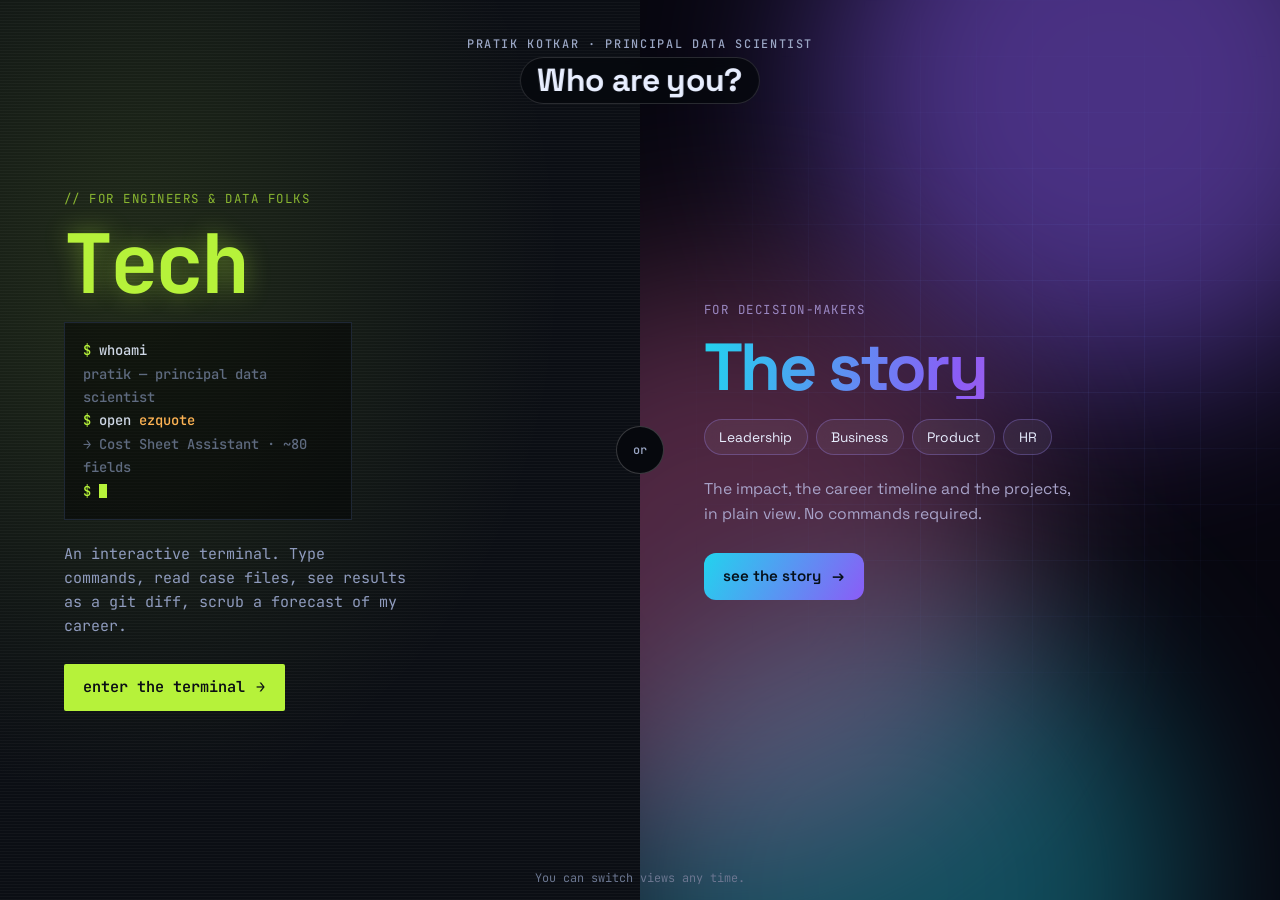
<file: index.html>
<!doctype html>
<html lang="en">
<head>
<meta charset="utf-8">
<meta name="viewport" content="width=device-width, initial-scale=1, viewport-fit=cover">
<title>Pratik Kotkar — Who are you?</title>
<meta name="description" content="Pratik Kotkar — Principal Data Scientist, Applied AI/ML. Choose your view: an interactive terminal for engineers, or the story for leadership, business, product and HR.">
<meta property="og:title" content="Pratik Kotkar — ML systems that survive contact with production">
<meta property="og:description" content="Pick your view: a terminal for tech, or the story for leadership, business, product and HR.">
<meta property="og:type" content="website">
<meta name="theme-color" content="#06080d">
<link rel="icon" href="data:image/svg+xml,%3Csvg xmlns='http://www.w3.org/2000/svg' viewBox='0 0 64 64'%3E%3Cdefs%3E%3ClinearGradient id='g' x1='0' y1='0' x2='1' y2='1'%3E%3Cstop offset='0' stop-color='%23b6f23a'/%3E%3Cstop offset='1' stop-color='%238b5cf6'/%3E%3C/linearGradient%3E%3C/defs%3E%3Crect width='64' height='64' rx='14' fill='%2306080d'/%3E%3Ctext x='32' y='43' font-size='28' font-family='monospace' font-weight='700' text-anchor='middle' fill='url(%23g)'%3EPK%3C/text%3E%3C/svg%3E">
<link rel="preconnect" href="https://fonts.googleapis.com">
<link rel="preconnect" href="https://fonts.gstatic.com" crossorigin>
<link href="https://fonts.googleapis.com/css2?family=JetBrains+Mono:wght@400;500;700&family=Space+Grotesk:wght@500;600;700&family=Inter:wght@400;500&display=swap" rel="stylesheet">
<style>
  :root { --lime: #b6f23a; --cyan: #22d3ee; --violet: #8b5cf6; --pink: #f472b6; --ink: #e8eeff; --bg: #06080d; }
  * { box-sizing: border-box; }
  html, body { height: 100%; }
  body { margin: 0; background: var(--bg); color: var(--ink); font: 16px/1.6 Inter, system-ui, sans-serif; -webkit-font-smoothing: antialiased; overflow: hidden; }
  a { color: inherit; text-decoration: none; }
  :focus-visible { outline: 3px solid #fff; outline-offset: -6px; }

  .split { display: flex; height: 100vh; height: 100dvh; position: relative; }
  .half { position: relative; flex: 1 1 0; min-width: 0; display: flex; flex-direction: column; justify-content: center; padding: clamp(1.5rem, 5vw, 5rem); overflow: hidden; transition: flex-grow .6s cubic-bezier(.2,.8,.2,1), filter .5s; isolation: isolate; }
  .split:hover .half { filter: saturate(.6) brightness(.7); }
  .split .half:hover, .split .half:focus-visible { flex-grow: 1.45; filter: none; }

  /* ---------- left: terminal ---------- */
  .tech { background: #0b0e14; font-family: "JetBrains Mono", ui-monospace, monospace; }
  .tech::before { content: ""; position: absolute; inset: 0; z-index: -1; background: repeating-linear-gradient(0deg, rgba(255,255,255,.03) 0 1px, transparent 1px 3px), radial-gradient(ellipse at 20% 30%, rgba(182,242,58,.12), transparent 60%); }
  .label { font-size: .78rem; letter-spacing: .12em; text-transform: uppercase; opacity: .7; margin-bottom: 1rem; }
  .tech .label { color: var(--lime); }
  .half h2 { margin: 0 0 1.2rem; font-size: clamp(2.6rem, 6.4vw, 5.4rem); line-height: .95; letter-spacing: -.04em; }
  .tech h2 { font-family: "JetBrains Mono", monospace; font-weight: 700; color: var(--lime); text-shadow: 0 0 24px rgba(182,242,58,.4); }
  .term { margin: 0 0 1.4rem; padding: 1rem 1.1rem; background: rgba(0,0,0,.45); border: 1px solid #1e2735; font: 500 .86rem/1.7 "JetBrains Mono", monospace; color: #cfd8e6; white-space: pre-wrap; max-width: 36ch; }
  .term .p { color: var(--lime); } .term .d { color: #5f6b80; } .term .c { color: #ffb454; }
  .caret { display: inline-block; width: .6em; height: 1.05em; background: var(--lime); vertical-align: -.18em; animation: blink 1s steps(1) infinite; }
  @keyframes blink { 50% { opacity: 0; } }
  .tech p { max-width: 38ch; color: #8f9bbd; margin: 0 0 1.6rem; font-size: .94rem; }

  /* ---------- right: purple glass ---------- */
  .biz { background: #07060f; font-family: "Space Grotesk", Inter, sans-serif; }
  .aurora { position: absolute; inset: 0; z-index: -1; overflow: hidden; }
  .aurora i { position: absolute; width: 46vmax; height: 46vmax; border-radius: 50%; filter: blur(90px); opacity: .5; }
  .aurora i:nth-child(1) { background: var(--violet); top: -16vmax; right: -10vmax; animation: f1 20s ease-in-out infinite alternate; }
  .aurora i:nth-child(2) { background: var(--cyan); bottom: -22vmax; right: 8vw; opacity: .35; animation: f2 24s ease-in-out infinite alternate; }
  .aurora i:nth-child(3) { background: var(--pink); top: 30vh; left: -16vmax; opacity: .3; animation: f1 28s ease-in-out infinite alternate-reverse; }
  @keyframes f1 { to { transform: translate(-12vmax, 12vmax) scale(1.15); } } @keyframes f2 { to { transform: translate(-10vmax, -8vmax) scale(.9); } }
  .biz::after { content: ""; position: absolute; inset: 0; z-index: -1; background-image: linear-gradient(rgba(120,150,255,.07) 1px, transparent 1px), linear-gradient(90deg, rgba(120,150,255,.07) 1px, transparent 1px); background-size: 56px 56px; -webkit-mask-image: radial-gradient(ellipse 80% 60% at 60% 40%, #000 20%, transparent 75%); mask-image: radial-gradient(ellipse 80% 60% at 60% 40%, #000 20%, transparent 75%); }
  .biz .label { color: #c4b5fd; font-family: "JetBrains Mono", monospace; }
  .biz h2 { font-weight: 700; background: linear-gradient(100deg, var(--cyan), var(--violet) 50%, var(--pink)); -webkit-background-clip: text; background-clip: text; -webkit-text-fill-color: transparent; font-size: clamp(2.2rem, 5.2vw, 4.6rem); }
  .chips { display: flex; flex-wrap: wrap; gap: .5rem; margin: 0 0 1.4rem; }
  .chips span { padding: .38rem .9rem; border-radius: 999px; background: rgba(255,255,255,.06); border: 1px solid rgba(160,140,255,.3); -webkit-backdrop-filter: blur(10px); backdrop-filter: blur(10px); font-size: .86rem; transition: transform .3s, background .3s; }
  .biz:hover .chips span { background: rgba(139,92,246,.22); }
  .biz:hover .chips span:nth-child(odd) { transform: translateY(-3px); }
  .biz p { max-width: 38ch; color: #a8a3c9; margin: 0 0 1.6rem; font-size: .98rem; }

  .go { align-self: flex-start; display: inline-flex; gap: .7rem; align-items: center; padding: .7rem 1.2rem; font-weight: 600; font-size: .95rem; transition: transform .25s, box-shadow .25s, gap .25s; }
  .tech .go { background: var(--lime); color: #0b0e14; font-family: "JetBrains Mono", monospace; border-radius: 2px; }
  .biz .go { background: linear-gradient(120deg, var(--cyan), var(--violet)); color: #06101a; border-radius: 12px; }
  .half:hover .go, .half:focus-visible .go { gap: 1.1rem; transform: translateY(-2px); }
  .tech:hover .go { box-shadow: 5px 5px 0 #1e2735; } .biz:hover .go { box-shadow: 0 10px 34px rgba(139,92,246,.5); }

  /* ---------- centre heading ---------- */
  .ask { position: absolute; top: clamp(1rem, 4vh, 2.4rem); left: 50%; transform: translateX(-50%); z-index: 3; text-align: center; pointer-events: none; width: max-content; max-width: 92vw; }
  .ask small { display: block; font: 500 .74rem "JetBrains Mono", monospace; letter-spacing: .14em; text-transform: uppercase; color: #9aa6c4; margin-bottom: .3rem; }
  .ask b { font: 700 clamp(1.3rem, 2.8vw, 2rem)/1.1 "Space Grotesk", sans-serif; letter-spacing: -.02em; padding: .3rem 1rem; background: rgba(6,8,13,.8); border: 1px solid rgba(255,255,255,.14); border-radius: 999px; -webkit-backdrop-filter: blur(10px); backdrop-filter: blur(10px); display: inline-block; }
  .or { position: absolute; left: 50%; top: 50%; transform: translate(-50%, -50%); z-index: 3; width: 3rem; height: 3rem; border-radius: 50%; display: grid; place-items: center; background: #06080d; border: 1px solid rgba(255,255,255,.2); font: 500 .74rem "JetBrains Mono", monospace; color: #9aa6c4; pointer-events: none; }
  .foot { position: absolute; bottom: .9rem; left: 0; right: 0; z-index: 3; text-align: center; font: 400 .74rem "JetBrains Mono", monospace; color: #6b7690; pointer-events: none; }

  .half { opacity: 0; transform: translateY(18px); animation: rise .9s cubic-bezier(.2,.8,.2,1) forwards; } .biz { animation-delay: .15s; }
  @keyframes rise { to { opacity: 1; transform: none; } }

  @media (max-width: 760px) {
    body { overflow-y: auto; }
    .split { flex-direction: column; height: auto; min-height: 100dvh; }
    .half { flex: none; min-height: 50dvh; padding: 4.8rem 1.4rem 2.4rem; }
    .biz { padding-top: 2.4rem; }
    .split .half:hover { flex-grow: 0; } .split:hover .half { filter: none; }
    .ask { position: fixed; top: .7rem; } .or { display: none; } .foot { position: static; padding: 1rem; }
  }
  @media (prefers-reduced-motion: reduce) { *, *::before, *::after { animation: none !important; transition: none !important; } .half { opacity: 1; transform: none; } }
</style>
</head>
<body>
<main class="split">
  <a class="half tech" href="tech/" aria-label="Tech: open the interactive terminal version">
    <div class="label">// for engineers &amp; data folks</div>
    <h2>Tech</h2>
    <pre class="term" aria-hidden="true"><span class="p">$</span> whoami
<span class="d">pratik — principal data scientist</span>
<span class="p">$</span> open <span class="c">ezquote</span>
<span class="d">→ Cost Sheet Assistant · ~80 fields</span>
<span class="p">$</span> <span class="caret"></span></pre>
    <p>An interactive terminal. Type commands, read case files, see results as a git diff, scrub a forecast of my career.</p>
    <span class="go">enter the terminal <span aria-hidden="true">→</span></span>
  </a>

  <a class="half biz" href="business/" aria-label="Leadership, Business, Product and HR: see the story">
    <div class="aurora" aria-hidden="true"><i></i><i></i><i></i></div>
    <div class="label">for decision-makers</div>
    <h2>The&nbsp;story</h2>
    <div class="chips" aria-hidden="true"><span>Leadership</span><span>Business</span><span>Product</span><span>HR</span></div>
    <p>The impact, the career timeline and the projects, in plain view. No commands required.</p>
    <span class="go">see the story <span aria-hidden="true">→</span></span>
  </a>

  <div class="ask"><small>Pratik Kotkar · Principal Data Scientist</small><b>Who are you?</b></div>
  <div class="or" aria-hidden="true">or</div>
  <div class="foot">You can switch views any time.</div>
</main>
</body>
</html>
</file>
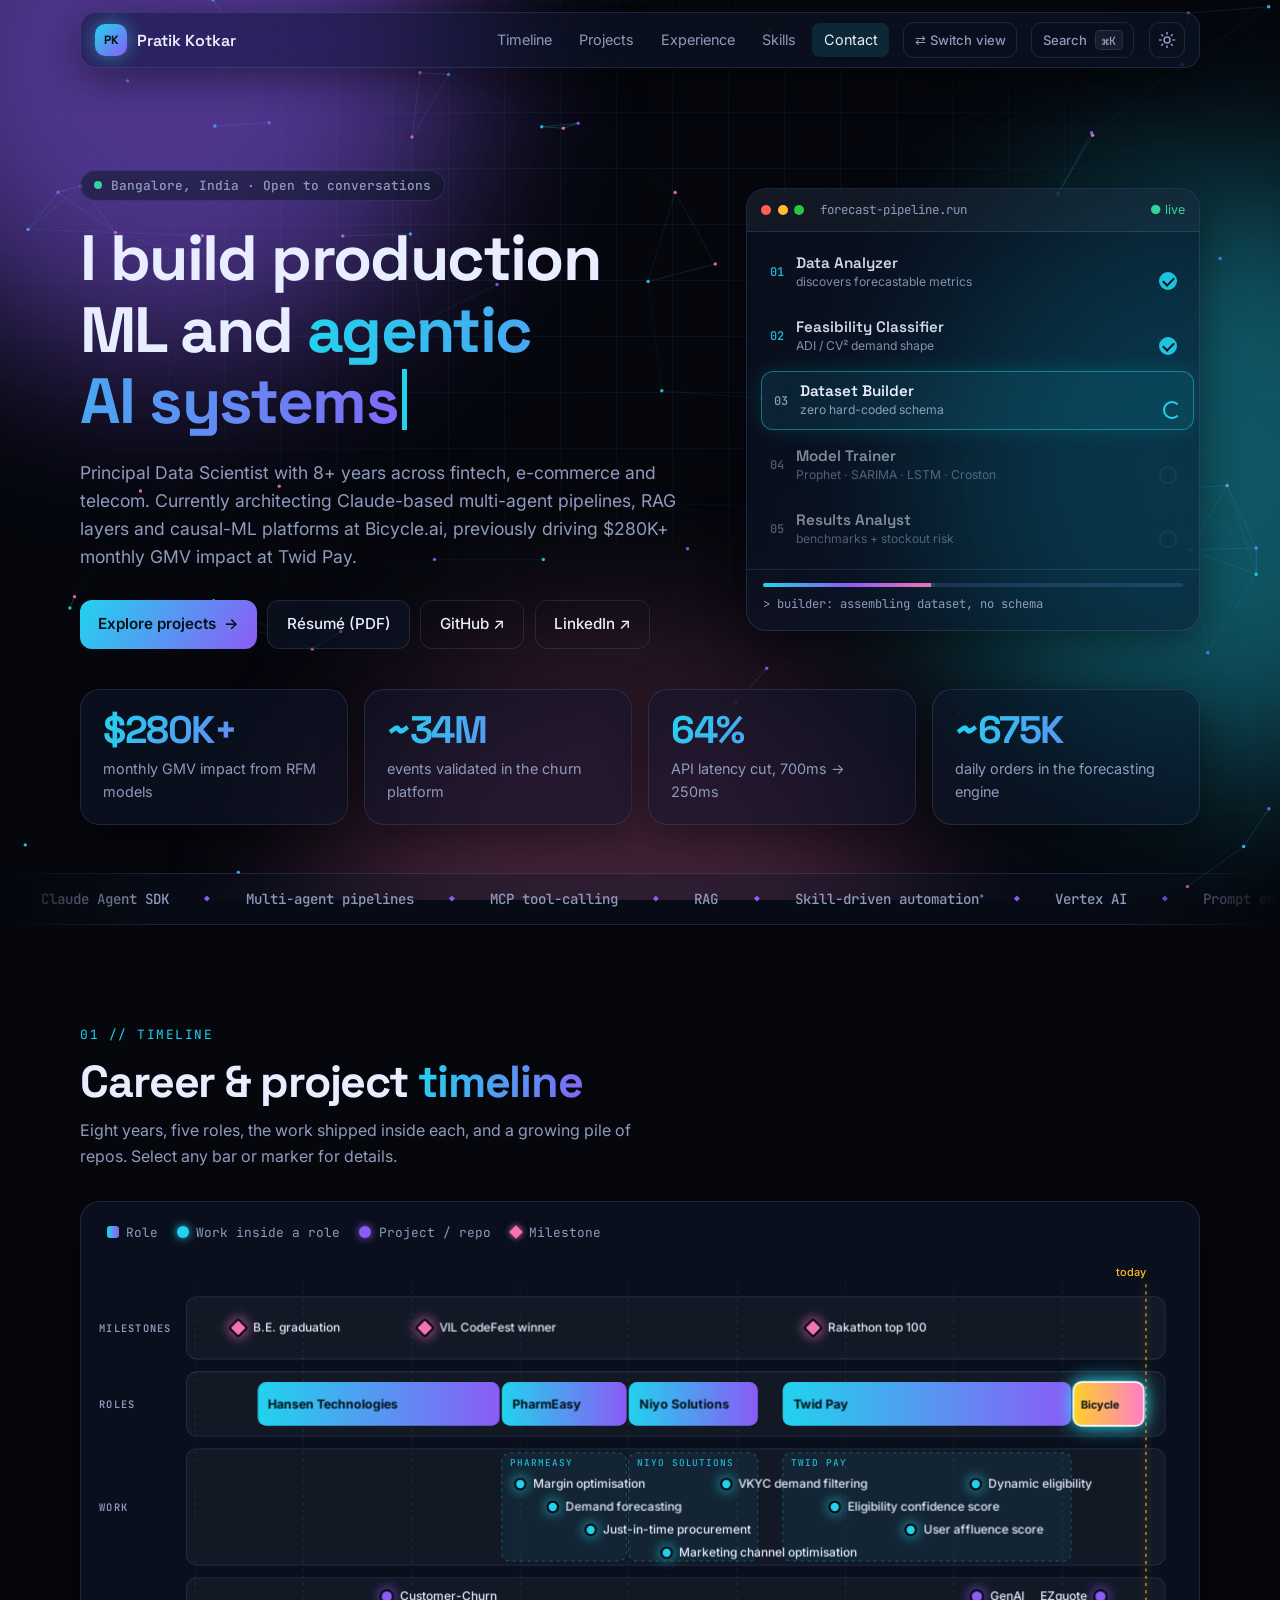
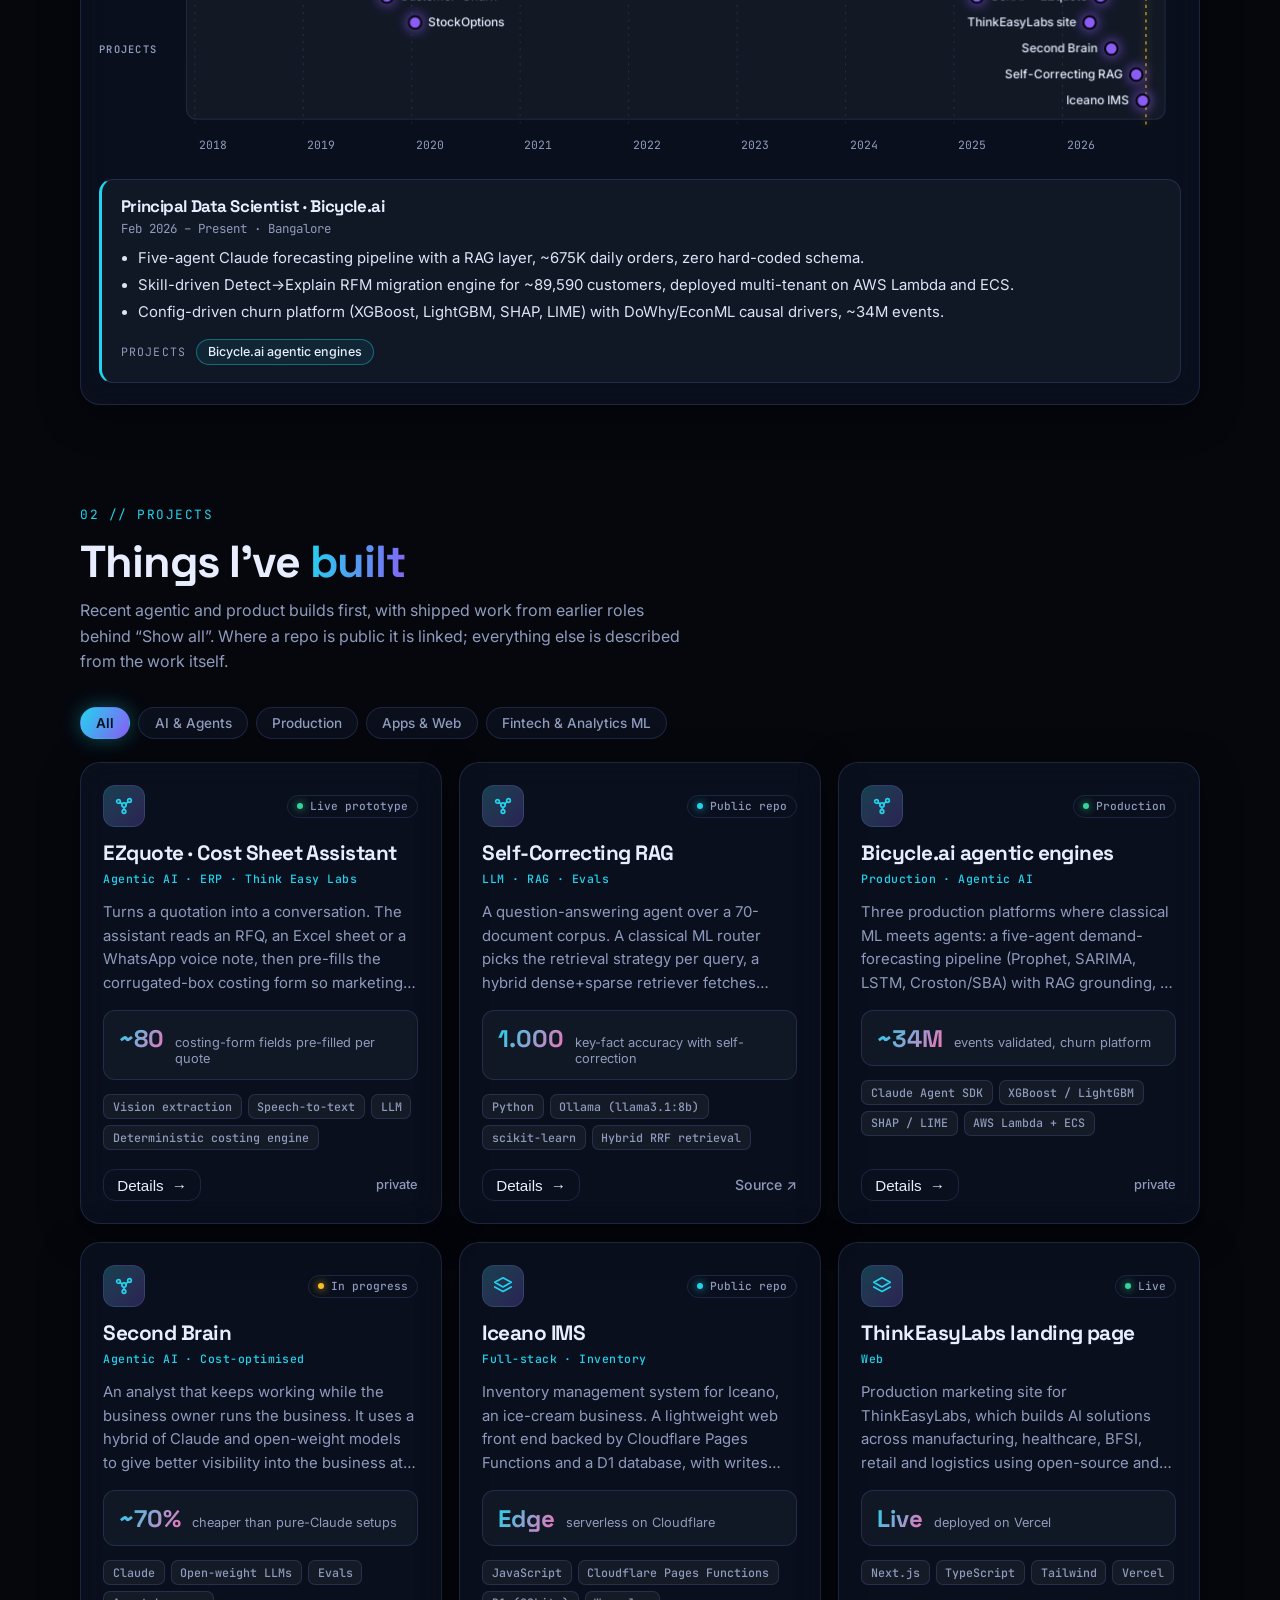
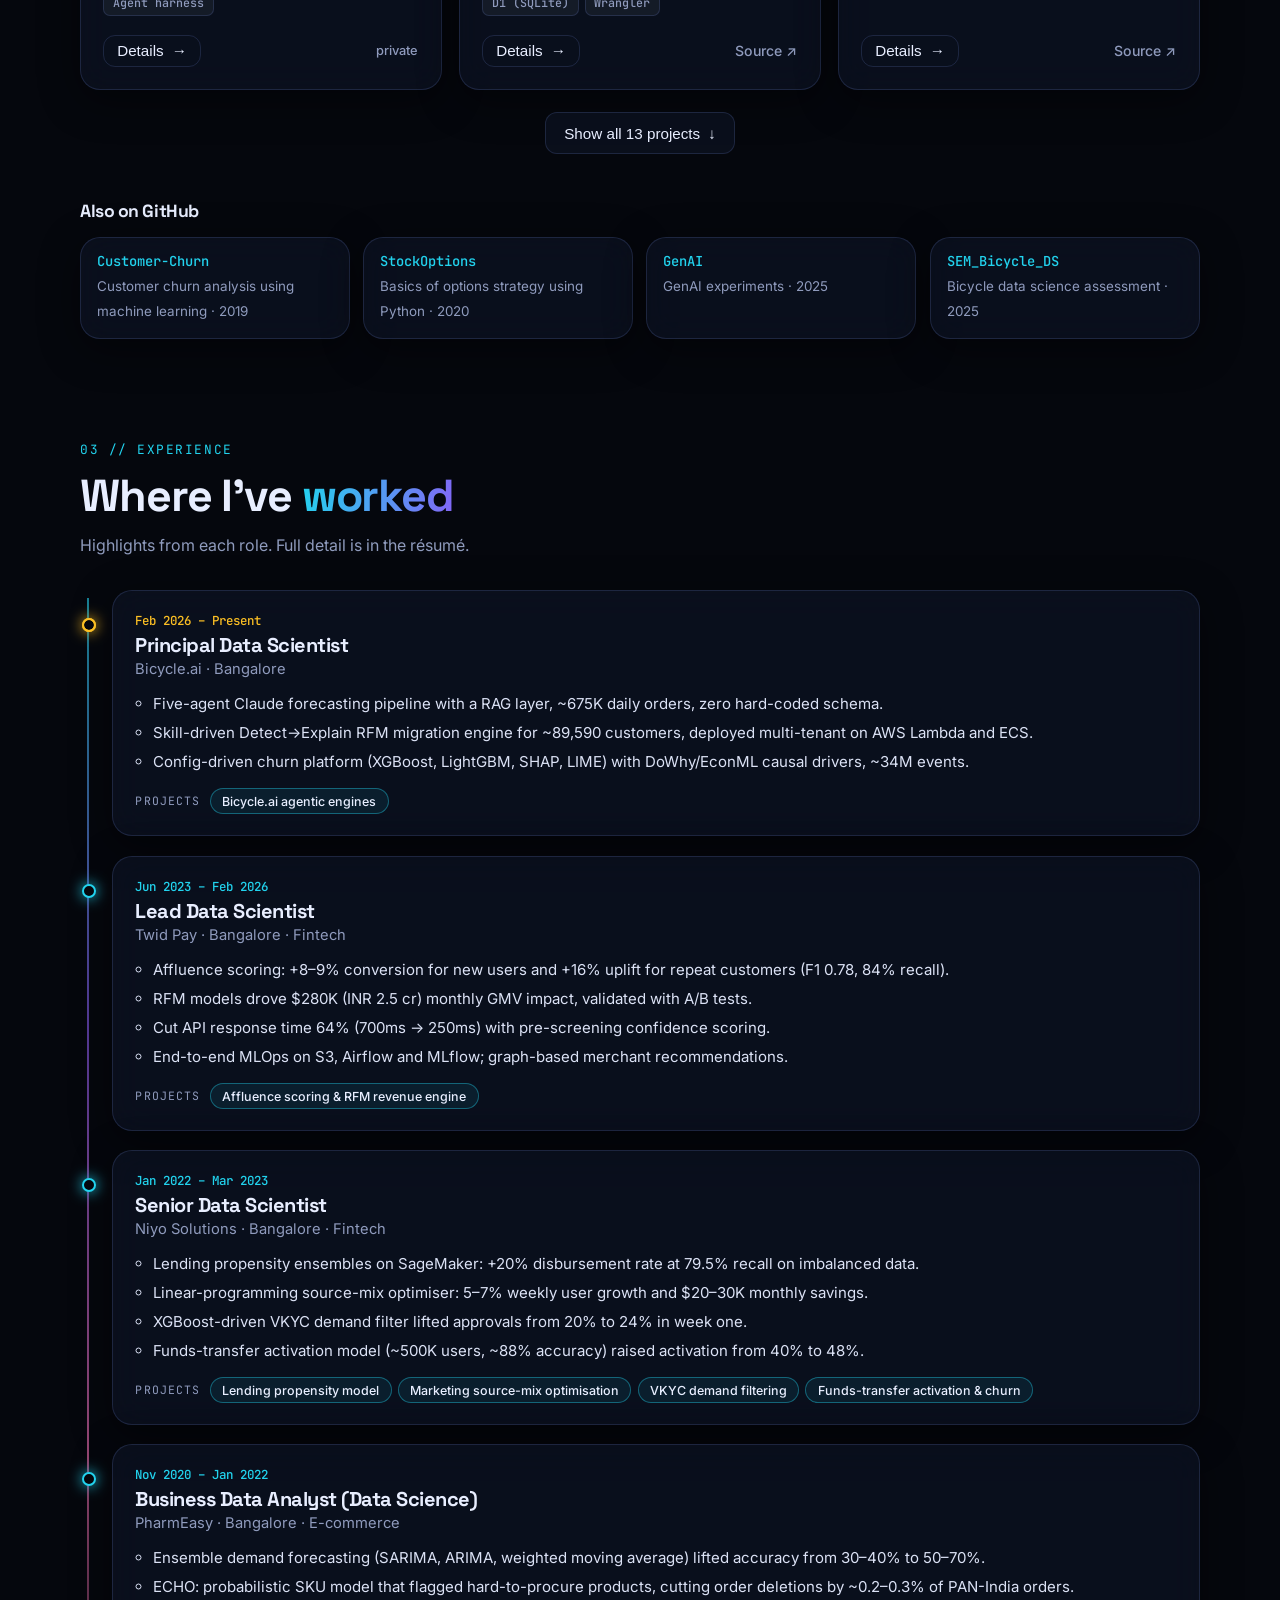
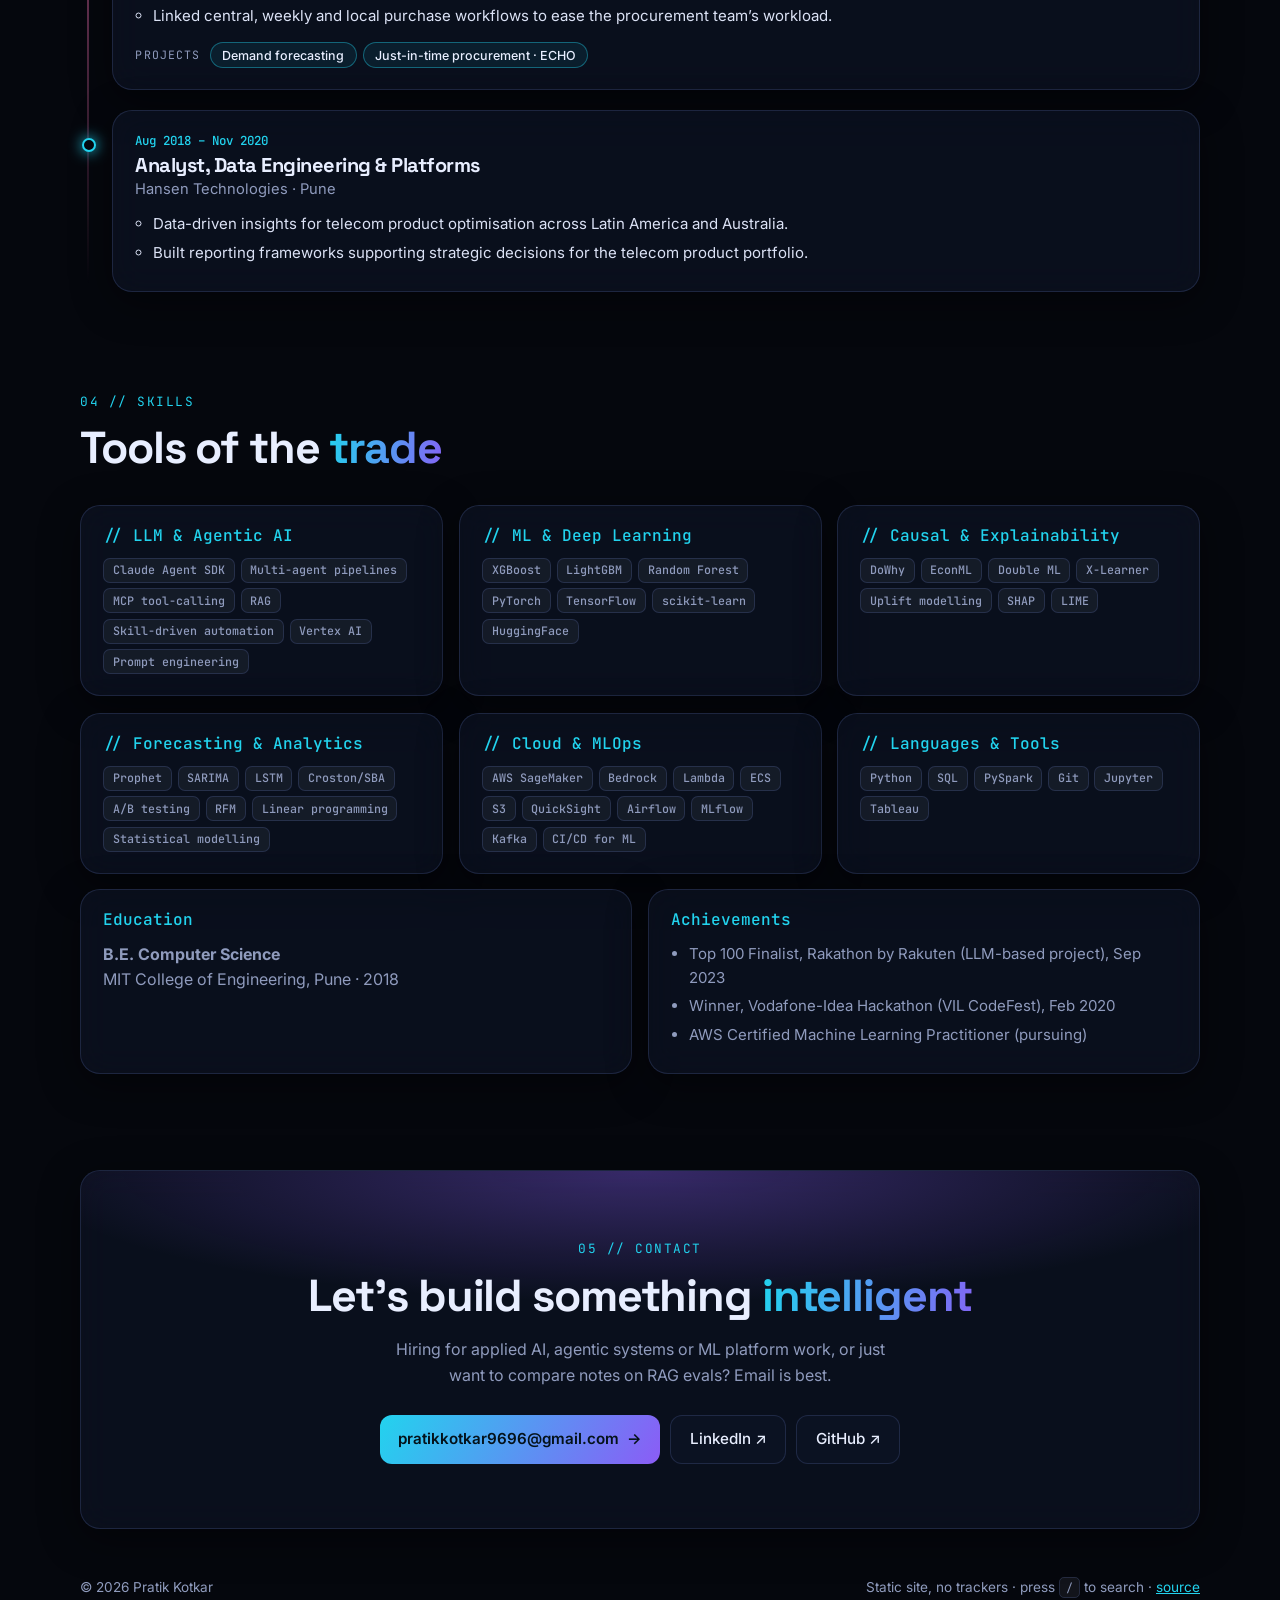
<file: business/index.html>
<!doctype html>
<html lang="en">
<head>
<meta charset="utf-8">
<meta name="viewport" content="width=device-width, initial-scale=1">
<title>Pratik Kotkar — Principal Data Scientist · Applied AI/ML</title>
<meta name="description" content="Pratik Kotkar — Principal Data Scientist and Applied AI/ML lead. Agentic systems, LLM/RAG pipelines, causal ML and risk analytics. 8+ years in production ML.">
<meta property="og:title" content="Pratik Kotkar — Applied AI/ML">
<meta property="og:description" content="Agentic systems, RAG, causal ML and production forecasting. Career timeline and projects.">
<meta property="og:type" content="website">
<link rel="icon" href="data:image/svg+xml,<svg xmlns='http://www.w3.org/2000/svg' viewBox='0 0 64 64'><defs><linearGradient id='g' x1='0' y1='0' x2='1' y2='1'><stop offset='0' stop-color='%2322d3ee'/><stop offset='1' stop-color='%238b5cf6'/></linearGradient></defs><rect width='64' height='64' rx='16' fill='%2305070d'/><rect x='2' y='2' width='60' height='60' rx='14' fill='none' stroke='url(%23g)' stroke-width='3'/><text x='32' y='42' font-size='26' font-family='sans-serif' font-weight='700' text-anchor='middle' fill='url(%23g)'>PK</text></svg>">
<link rel="preconnect" href="https://fonts.googleapis.com">
<link rel="preconnect" href="https://fonts.gstatic.com" crossorigin>
<link href="https://fonts.googleapis.com/css2?family=Space+Grotesk:wght@400;500;600;700&family=Inter:wght@400;500;600&family=JetBrains+Mono:wght@400;500&display=swap" rel="stylesheet">
<link rel="stylesheet" href="styles.css">
<script>
  try { var t = localStorage.getItem('theme'); if (t) document.documentElement.setAttribute('data-theme', t); } catch (e) {}
</script>
</head>
<body>

<div id="progress" aria-hidden="true"></div>
<canvas id="bg" aria-hidden="true"></canvas>
<div class="aurora" aria-hidden="true"><i></i><i></i><i></i></div>
<div class="grid-overlay" aria-hidden="true"></div>
<div id="glow" aria-hidden="true"></div>

<header class="nav">
  <div class="wrap nav-inner glass">
    <a class="brand" href="#top" aria-label="Pratik Kotkar, home"><span class="mark">PK</span><span class="brand-name">Pratik Kotkar</span></a>
    <nav aria-label="Primary">
      <a href="#timeline">Timeline</a>
      <a href="#projects">Projects</a>
      <a href="#experience">Experience</a>
      <a href="#skills">Skills</a>
      <a href="#contact">Contact</a>
    </nav>
    <a class="kbd-btn" href="../" aria-label="Switch view" style="text-decoration:none"><span>⇄ Switch view</span></a>
    <button id="palette-btn" class="kbd-btn" type="button" aria-label="Open command palette"><span>Search</span><kbd>⌘K</kbd></button>
    <button id="theme" class="icon-btn" type="button" aria-label="Toggle colour theme">
      <svg viewBox="0 0 24 24" width="18" height="18" fill="none" stroke="currentColor" stroke-width="2" stroke-linecap="round" stroke-linejoin="round" aria-hidden="true"><circle cx="12" cy="12" r="4"/><path d="M12 2v2M12 20v2M4.9 4.9l1.4 1.4M17.7 17.7l1.4 1.4M2 12h2M20 12h2M4.9 19.1l1.4-1.4M17.7 6.3l1.4-1.4"/></svg>
    </button>
  </div>
</header>

<main id="top">

<section class="hero wrap">
  <div class="hero-copy">
    <p class="status"><span class="pulse"></span>Bangalore, India · Open to conversations</p>
    <h1>I build production ML and <span class="typed-wrap"><span class="typed grad" id="typed">agentic AI systems</span><span class="caret"></span></span></h1>
    <p class="lede">Principal Data Scientist with 8+ years across fintech, e-commerce and telecom. Currently architecting Claude-based multi-agent pipelines, RAG layers and causal-ML platforms at Bicycle.ai, previously driving $280K+ monthly GMV impact at Twid Pay.</p>
    <div class="cta">
      <a class="btn primary" href="#projects"><span>Explore projects</span><i class="arrow">→</i></a>
      <a class="btn" href="https://github.com/pratik9696/resume/blob/HEAD/Pratik_Kotkar_AI_ML_Eng.pdf" target="_blank" rel="noopener">Résumé (PDF)</a>
      <a class="btn ghost" href="https://github.com/pratik9696" target="_blank" rel="noopener">GitHub ↗</a>
      <a class="btn ghost" href="https://linkedin.com/in/pratikkotkar9696" target="_blank" rel="noopener">LinkedIn ↗</a>
    </div>
  </div>

  <aside class="term glass tilt" aria-label="Animated sketch of the five-agent forecasting pipeline">
    <div class="term-bar"><i></i><i></i><i></i><span class="mono">forecast-pipeline.run</span><em class="live">● live</em></div>
    <ol class="agents" id="agents">
      <li><b>01</b><span>Data Analyzer</span><small>discovers forecastable metrics</small><u></u></li>
      <li><b>02</b><span>Feasibility Classifier</span><small>ADI / CV² demand shape</small><u></u></li>
      <li><b>03</b><span>Dataset Builder</span><small>zero hard-coded schema</small><u></u></li>
      <li><b>04</b><span>Model Trainer</span><small>Prophet · SARIMA · LSTM · Croston</small><u></u></li>
      <li><b>05</b><span>Results Analyst</span><small>benchmarks + stockout risk</small><u></u></li>
    </ol>
    <div class="term-foot mono"><div class="bar"><i id="bar"></i></div><span id="log">&gt; booting agents…</span></div>
  </aside>
</section>

<section class="wrap">
  <dl class="stats" aria-label="Highlights">
    <div class="glass tilt reveal"><dt><span class="count" data-to="280" data-pre="$" data-suf="K+">$280K+</span></dt><dd>monthly GMV impact from RFM models</dd></div>
    <div class="glass tilt reveal" style="--d:.08s"><dt><span class="count" data-to="34" data-pre="~" data-suf="M">~34M</span></dt><dd>events validated in the churn platform</dd></div>
    <div class="glass tilt reveal" style="--d:.16s"><dt><span class="count" data-to="64" data-suf="%">64%</span></dt><dd>API latency cut, 700ms → 250ms</dd></div>
    <div class="glass tilt reveal" style="--d:.24s"><dt><span class="count" data-to="675" data-pre="~" data-suf="K">~675K</span></dt><dd>daily orders in the forecasting engine</dd></div>
  </dl>
</section>

<div class="marquee" aria-hidden="true"><div class="track" id="marquee"></div></div>

<section id="timeline" class="wrap section">
  <div class="section-head reveal">
    <span class="idx mono">01 // timeline</span>
    <h2>Career &amp; project <span class="grad">timeline</span></h2>
    <p>Eight years, five roles, the work shipped inside each, and a growing pile of repos. Select any bar or marker for details.</p>
  </div>
  <div class="glass chart-card reveal">
    <div class="legend" aria-hidden="true">
      <span><i class="sw role"></i>Role</span>
      <span><i class="sw work"></i>Work inside a role</span>
      <span><i class="sw proj"></i>Project / repo</span>
      <span><i class="sw ms"></i>Milestone</span>
    </div>
    <div class="chart-scroll" tabindex="0" aria-label="Career timeline chart, scrollable">
      <svg id="chart" role="img" aria-label="Timeline from 2018 to 2026 showing roles, projects and milestones"></svg>
    </div>
    <div id="detail" class="detail" aria-live="polite"></div>
  </div>
</section>

<section id="projects" class="wrap section">
  <div class="section-head reveal">
    <span class="idx mono">02 // projects</span>
    <h2>Things I’ve <span class="grad">built</span></h2>
    <p>Recent agentic and product builds first, with shipped work from earlier roles behind “Show all”. Where a repo is public it is linked; everything else is described from the work itself.</p>
  </div>
  <div class="filters reveal" id="filters" role="tablist" aria-label="Filter projects">
    <button role="tab" class="on" data-f="all" aria-selected="true">All</button>
    <button role="tab" data-f="ai" aria-selected="false">AI &amp; Agents</button>
    <button role="tab" data-f="prod" aria-selected="false">Production</button>
    <button role="tab" data-f="app" aria-selected="false">Apps &amp; Web</button>
    <button role="tab" data-f="ml" aria-selected="false">Fintech &amp; Analytics ML</button>
  </div>
  <div class="grid" id="project-grid"></div>
  <div class="more-wrap" id="more-wrap"><button class="btn" id="more-btn" type="button" aria-expanded="false"><span>Show all projects</span><i class="arrow">↓</i></button></div>

  <h3 class="sub reveal">Also on GitHub</h3>
  <ul class="repo-list" id="repo-list"></ul>
</section>

<section id="experience" class="wrap section">
  <div class="section-head reveal">
    <span class="idx mono">03 // experience</span>
    <h2>Where I’ve <span class="grad">worked</span></h2>
    <p>Highlights from each role. Full detail is in the résumé.</p>
  </div>
  <ol class="exp" id="exp"></ol>
</section>

<section id="skills" class="wrap section">
  <div class="section-head reveal">
    <span class="idx mono">04 // skills</span>
    <h2>Tools of the <span class="grad">trade</span></h2>
  </div>
  <div class="skills" id="skills-grid"></div>

  <div class="two">
    <div class="glass card tilt reveal">
      <h3>Education</h3>
      <p><strong>B.E. Computer Science</strong><br>MIT College of Engineering, Pune · 2018</p>
    </div>
    <div class="glass card tilt reveal" style="--d:.1s">
      <h3>Achievements</h3>
      <ul class="plain">
        <li>Top 100 Finalist, Rakathon by Rakuten (LLM-based project), Sep 2023</li>
        <li>Winner, Vodafone-Idea Hackathon (VIL CodeFest), Feb 2020</li>
        <li>AWS Certified Machine Learning Practitioner (pursuing)</li>
      </ul>
    </div>
  </div>
</section>

<section id="contact" class="wrap section">
  <div class="cta-card glass reveal">
    <span class="idx mono">05 // contact</span>
    <h2>Let’s build something <span class="grad">intelligent</span></h2>
    <p>Hiring for applied AI, agentic systems or ML platform work, or just want to compare notes on RAG evals? Email is best.</p>
    <div class="cta center">
      <a class="btn primary" href="mailto:pratikkotkar9696@gmail.com"><span>pratikkotkar9696@gmail.com</span><i class="arrow">→</i></a>
      <a class="btn" href="https://linkedin.com/in/pratikkotkar9696" target="_blank" rel="noopener">LinkedIn ↗</a>
      <a class="btn" href="https://github.com/pratik9696" target="_blank" rel="noopener">GitHub ↗</a>
    </div>
  </div>
</section>

</main>

<footer class="wrap foot">
  <span>© <span id="yr"></span> Pratik Kotkar</span>
  <span>Static site, no trackers · press <kbd>/</kbd> to search · <a href="https://github.com/pratik9696/pratik_kotkar" target="_blank" rel="noopener">source</a></span>
</footer>

<!-- project overlay -->
<div id="modal" class="overlay" hidden>
  <div class="modal glass" role="dialog" aria-modal="true" aria-labelledby="m-title" tabindex="-1">
    <button class="close" id="m-close" type="button" aria-label="Close">✕</button>
    <div id="m-body"></div>
  </div>
</div>

<!-- command palette -->
<div id="palette" class="overlay top" hidden>
  <div class="pal glass" role="dialog" aria-modal="true" aria-label="Command palette">
    <input id="pal-input" type="text" placeholder="Jump to a section, project or link…" autocomplete="off" spellcheck="false" aria-label="Search">
    <ul id="pal-list" role="listbox"></ul>
    <div class="pal-foot mono"><span>↑↓ navigate</span><span>↵ open</span><span>esc close</span></div>
  </div>
</div>

<script src="../data.js"></script>
<script src="script.js"></script>
</body>
</html>
</file>
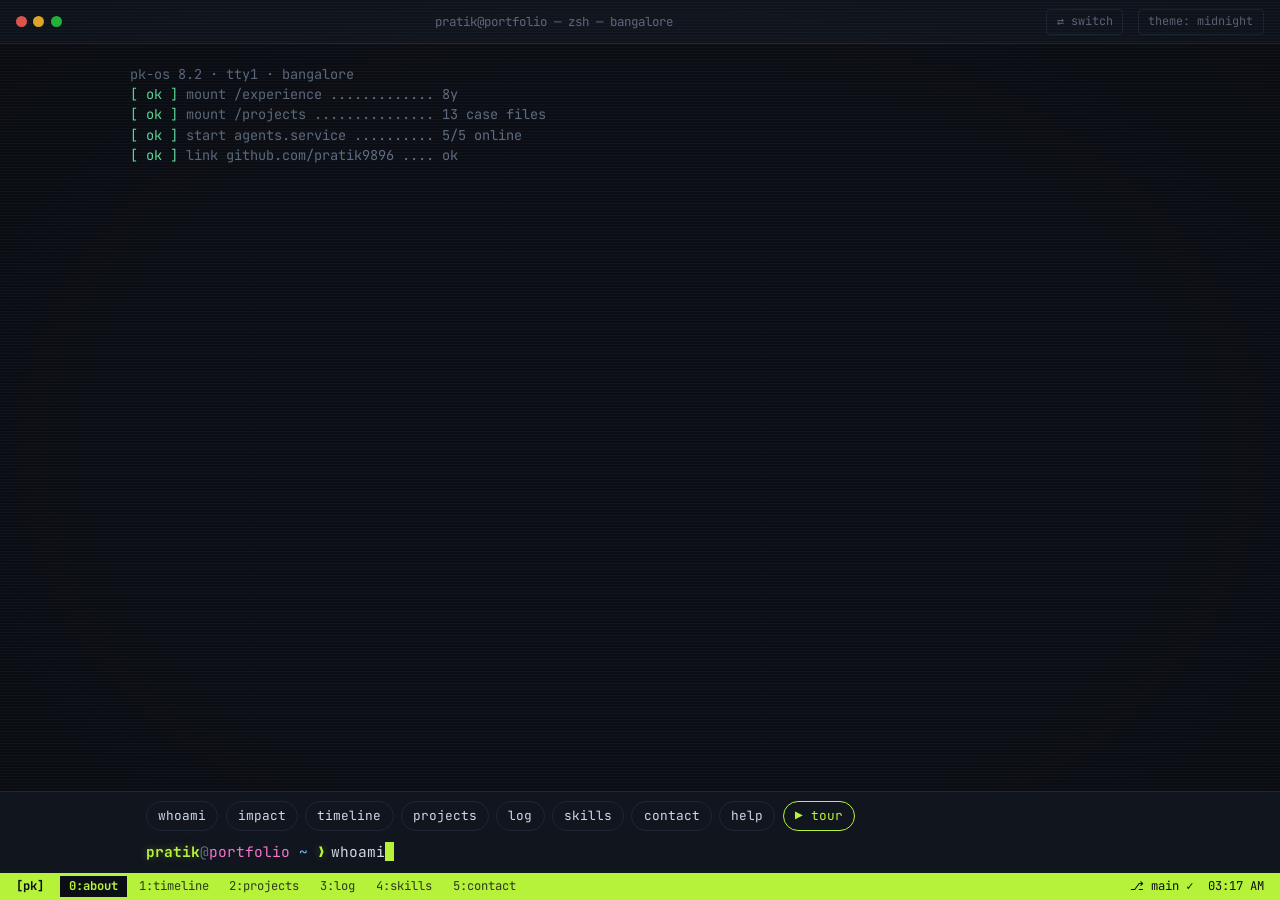
<file: tech/index.html>
<!doctype html>
<html lang="en" data-theme="midnight">
<head>
<meta charset="utf-8">
<meta name="viewport" content="width=device-width, initial-scale=1, viewport-fit=cover">
<title>Pratik Kotkar — Principal Data Scientist · Applied AI/ML</title>
<meta name="description" content="Pratik Kotkar — Principal Data Scientist and Applied AI/ML lead. Agentic systems, LLM/RAG pipelines, causal ML and risk analytics. 8+ years in production ML. Type a command or click one.">
<meta property="og:title" content="pratik@portfolio — ML systems that survive contact with production">
<meta property="og:description" content="An interactive terminal portfolio: timeline, case files, results and experience as git log.">
<meta property="og:type" content="website">
<meta name="theme-color" content="#0b0e14">
<link rel="icon" href="data:image/svg+xml,%3Csvg xmlns='http://www.w3.org/2000/svg' viewBox='0 0 64 64'%3E%3Crect width='64' height='64' rx='12' fill='%230b0e14'/%3E%3Ctext x='8' y='42' font-size='30' font-family='monospace' font-weight='700' fill='%23b6f23a'%3E%26gt%3B%3C/text%3E%3Crect x='34' y='20' width='16' height='26' fill='%23b6f23a'/%3E%3C/svg%3E">
<link rel="preconnect" href="https://fonts.googleapis.com">
<link rel="preconnect" href="https://fonts.gstatic.com" crossorigin>
<link href="https://fonts.googleapis.com/css2?family=JetBrains+Mono:ital,wght@0,400;0,500;0,700;1,400&display=swap" rel="stylesheet">
<link rel="stylesheet" href="styles.css">
<script>
  try { var t = localStorage.getItem('pk-theme'); if (t) document.documentElement.setAttribute('data-theme', t); } catch (e) {}
</script>
</head>
<body>
<div class="app" id="app">

  <header class="titlebar">
    <span class="lights" aria-hidden="true"><i></i><i></i><i></i></span>
    <span class="title">pratik@portfolio — zsh — bangalore</span>
    <a class="tb-btn" href="../" aria-label="Switch view">⇄ switch</a>
    <button id="theme-btn" class="tb-btn" type="button" aria-label="Cycle colour theme">theme</button>
  </header>

  <main id="scroll" class="scroll" tabindex="-1">
    <h1 class="sr-only">Pratik Kotkar, Principal Data Scientist and Applied AI/ML lead</h1>
    <div id="out" class="out" role="log" aria-live="polite" aria-label="Terminal output"></div>
    <noscript>
      <div class="out">
        <p><b>Pratik Kotkar</b> — Principal Data Scientist · Applied AI/ML, Bangalore. 8+ years building production ML and agentic AI systems across fintech, e-commerce and telecom. Currently at Bicycle.ai; previously Twid Pay, Niyo, PharmEasy and Hansen Technologies.</p>
        <p>This portfolio is an interactive terminal and needs JavaScript. Meanwhile:
          <a href="mailto:pratikkotkar9696@gmail.com">pratikkotkar9696@gmail.com</a> ·
          <a href="https://github.com/pratik9696">GitHub</a> ·
          <a href="https://linkedin.com/in/pratikkotkar9696">LinkedIn</a> ·
          <a href="https://github.com/pratik9696/resume/blob/HEAD/Pratik_Kotkar_AI_ML_Eng.pdf">Résumé</a></p>
      </div>
    </noscript>
  </main>

  <footer class="dock">
    <div class="chips" id="chips" role="toolbar" aria-label="Quick commands"></div>
    <div class="prompt" id="prompt">
      <span class="ps1" id="ps1"></span>
      <span class="line" id="line"><span id="pb"></span><span class="cursor" id="pc">&nbsp;</span><span id="pa"></span><span class="ghost" id="pg"></span></span>
      <input id="in" class="hid" type="text" aria-label="Type a command, then press Enter" autocomplete="off" autocapitalize="none" autocorrect="off" spellcheck="false" enterkeyhint="go">
    </div>
    <nav class="tmux" aria-label="Sections">
      <span class="sess">[pk]</span>
      <span class="wins" id="wins"></span>
      <span class="tm-right"><span class="git">⎇ main ✓</span><span id="clock"></span></span>
    </nav>
  </footer>
</div>

<script src="../data.js"></script>
<script src="script.js"></script>
</body>
</html>
</file>
<file: business/styles.css>
/* ---------- tokens (dark-first; light is opt-in via the toggle) ---------- */
:root {
  --bg: #05070d;
  --glass: rgba(15, 22, 40, .55);
  --glass-hi: rgba(24, 34, 60, .7);
  --ink: #e8eeff;
  --muted: #8f9bbd;
  --line: rgba(130, 160, 255, .16);
  --c1: #22d3ee;   /* cyan */
  --c2: #8b5cf6;   /* violet */
  --c3: #f472b6;   /* pink */
  --warm: #fbbf24;
  --on-accent: #04121a;
  --shadow: 0 10px 40px rgba(0, 0, 0, .45);
  --aurora-op: .55;
  --grid-line: rgba(120, 150, 255, .07);
  color-scheme: dark;
}
:root[data-theme="light"] {
  --bg: #f3f6fd;
  --glass: rgba(255, 255, 255, .7);
  --glass-hi: rgba(255, 255, 255, .92);
  --ink: #101828;
  --muted: #55627f;
  --line: rgba(60, 80, 140, .16);
  --c1: #0891b2;
  --c2: #6d28d9;
  --c3: #db2777;
  --warm: #d97706;
  --on-accent: #ffffff;
  --shadow: 0 10px 30px rgba(30, 50, 110, .12);
  --aurora-op: .3;
  --grid-line: rgba(60, 80, 140, .08);
  color-scheme: light;
}

* { box-sizing: border-box; }
html { scroll-behavior: smooth; scroll-padding-top: 90px; }
body {
  margin: 0; background: var(--bg); color: var(--ink);
  font: 16px/1.6 Inter, system-ui, -apple-system, "Segoe UI", sans-serif;
  -webkit-font-smoothing: antialiased; overflow-x: hidden;
}
body.lock { overflow: hidden; }
a { color: inherit; }
h1, h2, h3 { font-family: "Space Grotesk", Inter, sans-serif; line-height: 1.12; margin: 0; letter-spacing: -.025em; }
.wrap { width: min(1120px, 100% - 2rem); margin-inline: auto; position: relative; z-index: 1; }
.mono, code, kbd { font-family: "JetBrains Mono", ui-monospace, monospace; }
main, footer { position: relative; z-index: 1; }
::selection { background: color-mix(in srgb, var(--c2) 45%, transparent); }

.grad {
  background: linear-gradient(100deg, var(--c1), var(--c2) 45%, var(--c3) 80%, var(--c1));
  background-size: 250% 100%; -webkit-background-clip: text; background-clip: text;
  -webkit-text-fill-color: transparent; color: transparent;
  animation: shift 8s linear infinite;
}
@keyframes shift { to { background-position: 250% 0; } }

/* ---------- ambient layers ---------- */
#bg { position: fixed; inset: 0; width: 100%; height: 100%; z-index: 0; pointer-events: none; }
.aurora { position: fixed; inset: 0; z-index: 0; pointer-events: none; overflow: hidden; opacity: var(--aurora-op); }
.aurora i { position: absolute; width: 46vmax; height: 46vmax; border-radius: 50%; filter: blur(90px); }
.aurora i:nth-child(1) { background: var(--c2); top: -18vmax; left: -10vmax; animation: float1 22s ease-in-out infinite alternate; }
.aurora i:nth-child(2) { background: var(--c1); top: 20vh; right: -18vmax; opacity: .7; animation: float2 26s ease-in-out infinite alternate; }
.aurora i:nth-child(3) { background: var(--c3); bottom: -26vmax; left: 25vw; opacity: .45; animation: float1 30s ease-in-out infinite alternate-reverse; }
@keyframes float1 { to { transform: translate(14vmax, 10vmax) scale(1.15); } }
@keyframes float2 { to { transform: translate(-12vmax, 14vmax) scale(.9); } }
.grid-overlay {
  position: fixed; inset: 0; z-index: 0; pointer-events: none;
  background-image: linear-gradient(var(--grid-line) 1px, transparent 1px), linear-gradient(90deg, var(--grid-line) 1px, transparent 1px);
  background-size: 56px 56px;
  -webkit-mask-image: radial-gradient(ellipse 80% 60% at 50% 30%, #000 20%, transparent 75%);
  mask-image: radial-gradient(ellipse 80% 60% at 50% 30%, #000 20%, transparent 75%);
}
#glow {
  position: fixed; top: 0; left: 0; width: 520px; height: 520px; margin: -260px 0 0 -260px; z-index: 0; pointer-events: none;
  background: radial-gradient(circle, color-mix(in srgb, var(--c1) 20%, transparent), transparent 62%);
  opacity: 0; transition: opacity .4s; will-change: transform;
}
#progress { position: fixed; top: 0; left: 0; right: 0; height: 3px; z-index: 60; transform-origin: 0 50%; transform: scaleX(0); background: linear-gradient(90deg, var(--c1), var(--c2), var(--c3)); box-shadow: 0 0 12px var(--c1); }

/* ---------- glass primitive ---------- */
.glass {
  position: relative; background: var(--glass); border: 1px solid var(--line); border-radius: 20px;
  -webkit-backdrop-filter: blur(16px) saturate(140%); backdrop-filter: blur(16px) saturate(140%);
  box-shadow: var(--shadow);
}
/* cursor-tracking spotlight + gradient rim, driven by --mx/--my from JS */
.glass.tilt::before, .glass.tilt::after { content: ""; position: absolute; inset: 0; border-radius: inherit; pointer-events: none; opacity: 0; transition: opacity .3s; }
.glass.tilt::before { background: radial-gradient(380px circle at var(--mx, 50%) var(--my, 50%), color-mix(in srgb, var(--c1) 16%, transparent), transparent 65%); }
.glass.tilt::after {
  padding: 1px; background: radial-gradient(320px circle at var(--mx, 50%) var(--my, 50%), var(--c1), var(--c2) 45%, transparent 70%);
  -webkit-mask: linear-gradient(#000 0 0) content-box, linear-gradient(#000 0 0); -webkit-mask-composite: xor; mask: linear-gradient(#000 0 0) content-box exclude, linear-gradient(#000 0 0);
}
.glass.tilt:hover::before, .glass.tilt:hover::after { opacity: 1; }
.tilt { transition: transform .2s ease-out, border-color .3s; transform-style: preserve-3d; will-change: transform; }

/* reveal on scroll */
.reveal { opacity: 0; transform: translateY(28px) scale(.985); transition: opacity .7s cubic-bezier(.2,.7,.2,1) var(--d, 0s), transform .7s cubic-bezier(.2,.7,.2,1) var(--d, 0s); }
.reveal.in { opacity: 1; transform: none; }
.reveal.in.tilt { transition: transform .2s ease-out, border-color .3s; }

/* ---------- nav ---------- */
.nav { position: sticky; top: 0; z-index: 30; padding-top: 12px; }
.nav-inner { display: flex; align-items: center; gap: .9rem; height: 56px; padding-inline: .9rem; border-radius: 16px; }
.brand { display: flex; align-items: center; gap: .6rem; text-decoration: none; font: 600 1rem "Space Grotesk", sans-serif; margin-right: auto; }
.mark { display: grid; place-items: center; width: 32px; height: 32px; border-radius: 10px; background: linear-gradient(135deg, var(--c1), var(--c2)); color: var(--on-accent); font-size: 12px; font-weight: 700; box-shadow: 0 0 18px color-mix(in srgb, var(--c1) 55%, transparent); }
.nav nav { display: flex; gap: .3rem; font-size: .9rem; }
.nav nav a { text-decoration: none; color: var(--muted); padding: .35rem .7rem; border-radius: 8px; transition: color .15s, background .15s; }
.nav nav a:hover, .nav nav a.cur { color: var(--ink); background: color-mix(in srgb, var(--c1) 12%, transparent); }
.icon-btn, .kbd-btn { display: inline-flex; align-items: center; gap: .5rem; height: 36px; padding: 0 .65rem; border-radius: 10px; border: 1px solid var(--line); background: transparent; color: var(--muted); cursor: pointer; font: 500 .82rem Inter, sans-serif; transition: border-color .15s, color .15s; }
.icon-btn { justify-content: center; width: 36px; padding: 0; }
.icon-btn:hover, .kbd-btn:hover { border-color: var(--c1); color: var(--ink); }
kbd { font-size: .72rem; padding: .1rem .38rem; border-radius: 5px; border: 1px solid var(--line); background: color-mix(in srgb, var(--ink) 6%, transparent); color: var(--muted); }
@media (max-width: 860px) { .nav nav { display: none; } }
@media (max-width: 480px) { .kbd-btn span { display: none; } }

/* ---------- hero ---------- */
.hero { display: grid; grid-template-columns: minmax(0, 1.15fr) minmax(0, .85fr); gap: clamp(1.5rem, 4vw, 3.5rem); align-items: center; padding-block: clamp(3rem, 8vw, 6.5rem) 2.5rem; }
@media (max-width: 900px) { .hero { grid-template-columns: 1fr; } }
.status { display: inline-flex; align-items: center; gap: .6rem; padding: .35rem .8rem; border: 1px solid var(--line); border-radius: 999px; background: var(--glass); color: var(--muted); font: 500 .8rem "JetBrains Mono", monospace; margin: 0 0 1.4rem; }
.pulse { width: 8px; height: 8px; border-radius: 50%; background: #34d399; box-shadow: 0 0 0 0 rgba(52, 211, 153, .7); animation: ping 2s infinite; }
@keyframes ping { 70% { box-shadow: 0 0 0 10px rgba(52, 211, 153, 0); } 100% { box-shadow: 0 0 0 0 rgba(52, 211, 153, 0); } }
.hero h1 { font-size: clamp(2.2rem, 5.4vw, 4rem); text-wrap: balance; }
.typed-wrap { display: inline; white-space: normal; }
.caret { display: inline-block; width: .08em; height: .95em; margin-left: .06em; vertical-align: -.1em; background: var(--c1); animation: blink 1s steps(1) infinite; }
@keyframes blink { 50% { opacity: 0; } }
.lede { font-size: 1.1rem; color: var(--muted); max-width: 60ch; margin: 1.3rem 0 1.8rem; }
.cta { display: flex; flex-wrap: wrap; gap: .65rem; }
.cta.center { justify-content: center; }
.btn { position: relative; display: inline-flex; align-items: center; gap: .5rem; padding: .7rem 1.15rem; border-radius: 12px; border: 1px solid var(--line); background: var(--glass); color: var(--ink); text-decoration: none; font-weight: 500; font-size: .95rem; transition: transform .2s, border-color .2s, box-shadow .2s; overflow: hidden; }
.btn:hover { transform: translateY(-2px); border-color: var(--c1); box-shadow: 0 8px 26px color-mix(in srgb, var(--c1) 22%, transparent); }
.btn.primary { border: 0; color: var(--on-accent); font-weight: 600; background: linear-gradient(120deg, var(--c1), var(--c2)); }
.btn.primary::after { content: ""; position: absolute; inset: 0; background: linear-gradient(110deg, transparent 30%, rgba(255,255,255,.45) 50%, transparent 70%); transform: translateX(-120%); transition: transform .7s; }
.btn.primary:hover::after { transform: translateX(120%); }
.btn.primary:hover { box-shadow: 0 8px 30px color-mix(in srgb, var(--c2) 45%, transparent); }
.btn .arrow { font-style: normal; transition: transform .2s; }
.btn:hover .arrow { transform: translateX(4px); }
.btn.ghost { background: transparent; }

/* pipeline terminal */
.term { padding: 0; overflow: hidden; }
.term-bar { display: flex; align-items: center; gap: .4rem; padding: .7rem .9rem; border-bottom: 1px solid var(--line); background: color-mix(in srgb, var(--ink) 4%, transparent); font-size: .78rem; color: var(--muted); }
.term-bar i { width: 10px; height: 10px; border-radius: 50%; background: #ff5f57; } .term-bar i:nth-child(2) { background: #febc2e; } .term-bar i:nth-child(3) { background: #28c840; }
.term-bar span { margin-left: .6rem; } .term-bar em { margin-left: auto; font-style: normal; color: #34d399; animation: blink 2s ease-in-out infinite; }
.agents { list-style: none; margin: 0; padding: .6rem; display: grid; gap: .3rem; position: relative; }
.agents li { position: relative; display: grid; grid-template-columns: auto 1fr auto; column-gap: .75rem; align-items: center; padding: .6rem .75rem; border-radius: 12px; border: 1px solid transparent; transition: background .3s, border-color .3s, transform .3s; opacity: .55; }
.agents li b { grid-row: span 2; font: 500 .75rem "JetBrains Mono", monospace; color: var(--muted); }
.agents li span { font: 600 .95rem "Space Grotesk", sans-serif; }
.agents li small { grid-column: 2; color: var(--muted); font-size: .76rem; }
.agents li u { grid-row: span 2; grid-column: 3; width: 18px; height: 18px; border-radius: 50%; border: 2px solid var(--line); position: relative; }
.agents li.run { opacity: 1; background: color-mix(in srgb, var(--c1) 10%, transparent); border-color: color-mix(in srgb, var(--c1) 45%, transparent); transform: translateX(4px); box-shadow: 0 0 22px color-mix(in srgb, var(--c1) 14%, transparent); }
.agents li.run u { border-color: var(--c1) transparent var(--c1) var(--c1); animation: spin .9s linear infinite; }
.agents li.done { opacity: .9; }
.agents li.done b { color: var(--c1); }
.agents li.done u { background: var(--c1); border-color: var(--c1); }
.agents li.done u::after { content: ""; position: absolute; left: 4px; top: 1px; width: 5px; height: 9px; border: solid var(--on-accent); border-width: 0 2px 2px 0; transform: rotate(45deg); }
@keyframes spin { to { transform: rotate(360deg); } }
.term-foot { display: grid; gap: .5rem; padding: .8rem 1rem 1rem; font-size: .76rem; color: var(--muted); border-top: 1px solid var(--line); }
.bar { height: 4px; border-radius: 4px; background: var(--line); overflow: hidden; } .bar i { display: block; height: 100%; width: 0; background: linear-gradient(90deg, var(--c1), var(--c2), var(--c3)); transition: width .6s ease; box-shadow: 0 0 10px var(--c1); }

/* stats */
.stats { display: grid; grid-template-columns: repeat(auto-fit, minmax(220px, 1fr)); gap: 1rem; margin: 0; }
.stats > div { padding: 1.3rem 1.4rem; }
.stats dt { font: 700 2.4rem/1 "Space Grotesk", sans-serif; letter-spacing: -.04em; background: linear-gradient(120deg, var(--c1), var(--c2)); -webkit-background-clip: text; background-clip: text; -webkit-text-fill-color: transparent; }
.stats dd { margin: .5rem 0 0; color: var(--muted); font-size: .9rem; }

/* marquee */
.marquee { position: relative; z-index: 1; overflow: hidden; margin: 3rem 0 0; padding-block: 1rem; border-block: 1px solid var(--line); background: color-mix(in srgb, var(--glass) 60%, transparent); -webkit-mask-image: linear-gradient(90deg, transparent, #000 12%, #000 88%, transparent); mask-image: linear-gradient(90deg, transparent, #000 12%, #000 88%, transparent); }
.track { display: flex; width: max-content; gap: 2.2rem; animation: scroll 55s linear infinite; }
.marquee:hover .track { animation-play-state: paused; }
.track span { font: 500 .88rem "JetBrains Mono", monospace; color: var(--muted); white-space: nowrap; }
.track span::before { content: "◆"; margin-right: 2.2rem; color: var(--c2); font-size: .6rem; vertical-align: 2px; }
@keyframes scroll { to { transform: translateX(-50%); } }

/* ---------- sections ---------- */
.section { padding-block: clamp(3.5rem, 8vw, 6rem) 0; }
.section-head { margin-bottom: 2rem; }
.idx { display: inline-block; color: var(--c1); font-size: .8rem; letter-spacing: .12em; text-transform: uppercase; margin-bottom: .7rem; }
.section-head h2, .cta-card h2 { font-size: clamp(1.8rem, 4vw, 2.8rem); }
.section-head p { color: var(--muted); margin: .7rem 0 0; max-width: 60ch; }
h3 { font-size: 1.1rem; }
.sub { margin: 3rem 0 1rem; }

/* timeline chart */
.chart-card { padding: 1.1rem 1.1rem 1.3rem; }
.legend { display: flex; flex-wrap: wrap; gap: 1.2rem; font-size: .8rem; color: var(--muted); margin: .2rem .5rem .7rem; font-family: "JetBrains Mono", monospace; }
.legend .sw { display: inline-block; width: 12px; height: 12px; margin-right: .45rem; vertical-align: -1px; }
.sw.role { background: linear-gradient(90deg, var(--c1), var(--c2)); border-radius: 3px; }
.sw.proj { background: var(--c2); border-radius: 50%; box-shadow: 0 0 8px var(--c2); }
.sw.ms { background: var(--c3); transform: rotate(45deg) scale(.8); box-shadow: 0 0 8px var(--c3); }
.chart-scroll { overflow-x: auto; border-radius: 12px; scrollbar-width: thin; scrollbar-color: var(--line) transparent; }
.chart-scroll:focus-visible { outline: 2px solid var(--c1); outline-offset: 2px; }
#chart { display: block; min-width: 820px; width: 100%; height: auto; font-family: Inter, system-ui, sans-serif; overflow: visible; }
#chart text { fill: var(--ink); }
#chart .axis text { fill: var(--muted); font-size: 11px; font-family: "JetBrains Mono", monospace; }
#chart .grid line { stroke: var(--line); stroke-dasharray: 2 5; }
#chart .lane-label { fill: var(--muted); font: 600 10px "JetBrains Mono", monospace; letter-spacing: .12em; text-transform: uppercase; }
#chart .lane-bg { fill: color-mix(in srgb, var(--ink) 4%, transparent); stroke: var(--line); }
#chart .item { cursor: pointer; outline: none; }
#chart .role-bar { fill: url(#rg); transform-box: fill-box; transform-origin: 0 50%; transition: filter .2s; }
#chart .role-bar.now { fill: url(#rgNow); }
#chart .role-text { fill: #04121a; font-size: 12px; font-weight: 700; pointer-events: none; }
:root[data-theme="light"] #chart .role-text { fill: #fff; }
#chart .item:hover .role-bar, #chart .item:focus-visible .role-bar, #chart .item.sel .role-bar { filter: drop-shadow(0 0 9px var(--c1)) brightness(1.1); }
#chart .item.sel .role-bar { stroke: var(--ink); stroke-width: 1.5; }
#chart .dot { fill: var(--c2); stroke: var(--bg); stroke-width: 2; transform-box: fill-box; transform-origin: center; transition: transform .2s; filter: drop-shadow(0 0 6px var(--c2)); }
#chart .ms-dot { fill: var(--c3); stroke: var(--bg); stroke-width: 2; filter: drop-shadow(0 0 6px var(--c3)); }
#chart .ring { fill: none; stroke: var(--c2); stroke-width: 1.5; transform-box: fill-box; transform-origin: center; animation: ring 2.4s ease-out infinite; opacity: 0; }
@keyframes ring { 0% { transform: scale(.6); opacity: .9; } 100% { transform: scale(2.6); opacity: 0; } }
#chart .tag { font-size: 11.5px; font-weight: 500; }
#chart .item:hover .dot, #chart .item:focus-visible .dot, #chart .item.sel .dot { transform: scale(1.5); }
#chart .item:focus-visible .hit { stroke: var(--c1); stroke-width: 2; }
#chart .hit { fill: transparent; }
#chart .today { stroke: var(--warm); stroke-dasharray: 3 4; filter: drop-shadow(0 0 4px var(--warm)); }
#chart .now-pulse { fill: var(--warm); transform-box: fill-box; transform-origin: center; animation: ring 2s ease-out infinite; opacity: 0; }
#chart .scan { fill: url(#scanG); opacity: 0; }
/* intro: items appear as the scan line passes */
#chart:not(.draw) .item { opacity: 0; }
#chart.draw .item { animation: fadein .5s ease var(--d, 0s) both; }
#chart.draw .role-bar { animation: grow .8s cubic-bezier(.2,.8,.2,1) var(--d, 0s) both; }
#chart.draw .dot, #chart.draw .ms-dot { animation: popin .55s cubic-bezier(.3,1.6,.5,1) var(--d, 0s) both; }
#chart.draw .scan { animation: sweep 2.3s linear forwards; }
@keyframes fadein { from { opacity: 0; } to { opacity: 1; } }
@keyframes grow { from { transform: scaleX(0); } to { transform: scaleX(1); } }
@keyframes popin { from { transform: scale(0); } }
@keyframes sweep { 0% { opacity: 1; transform: translateX(0); } 92% { opacity: 1; } 100% { opacity: 0; transform: translateX(1000px); } }

.detail { margin-top: 1rem; padding: 1.1rem 1.2rem; border-radius: 14px; background: color-mix(in srgb, var(--ink) 4%, transparent); border: 1px solid var(--line); border-left: 3px solid var(--c1); min-height: 5.4rem; animation: slidein .35s ease; }
@keyframes slidein { from { opacity: 0; transform: translateY(8px); } }
.detail h3 { font-size: 1.05rem; }
.detail .meta { color: var(--muted); font: .78rem "JetBrains Mono", monospace; margin: .25rem 0 .6rem; }
.detail ul { margin: .3rem 0 0; padding-left: 1.1rem; }
.detail li { margin: .2rem 0; font-size: .93rem; color: color-mix(in srgb, var(--ink) 88%, var(--muted)); }
.detail p { margin: 0; font-size: .93rem; color: var(--muted); }
.detail a { color: var(--c1); font-weight: 500; }

/* ---------- projects ---------- */
.filters { display: flex; flex-wrap: wrap; gap: .5rem; margin-bottom: 1.4rem; }
.filters button { padding: .45rem .95rem; border-radius: 999px; border: 1px solid var(--line); background: var(--glass); color: var(--muted); font: 500 .85rem Inter, sans-serif; cursor: pointer; transition: all .2s; }
.filters button:hover { color: var(--ink); border-color: var(--c1); }
.filters button.on { color: var(--on-accent); border-color: transparent; background: linear-gradient(120deg, var(--c1), var(--c2)); box-shadow: 0 0 20px color-mix(in srgb, var(--c1) 35%, transparent); font-weight: 600; }
.grid { display: grid; grid-template-columns: repeat(auto-fill, minmax(min(100%, 330px), 1fr)); gap: 1.1rem; perspective: 1200px; }
.proj-card { display: flex; flex-direction: column; gap: .9rem; padding: 1.4rem; cursor: pointer; scroll-margin-top: 100px; animation: cardin .5s cubic-bezier(.2,.8,.2,1) backwards; animation-delay: var(--d, 0s); outline: none; }
.proj-card:focus-visible { border-color: var(--c1); box-shadow: 0 0 0 2px var(--c1); }
@keyframes cardin { from { opacity: 0; transform: translateY(24px) scale(.97); } }
.proj-card.flash { box-shadow: 0 0 0 2px var(--c1), 0 0 40px color-mix(in srgb, var(--c1) 40%, transparent); }
.proj-top { display: flex; align-items: center; gap: .7rem; }
.ico { display: grid; place-items: center; width: 42px; height: 42px; border-radius: 12px; background: linear-gradient(135deg, color-mix(in srgb, var(--c1) 25%, transparent), color-mix(in srgb, var(--c2) 25%, transparent)); border: 1px solid var(--line); color: var(--c1); }
.badge { margin-left: auto; font: 500 .7rem "JetBrains Mono", monospace; padding: .22rem .6rem; border-radius: 999px; border: 1px solid var(--line); color: var(--muted); display: inline-flex; align-items: center; gap: .4rem; }
.badge::before { content: ""; width: 6px; height: 6px; border-radius: 50%; background: var(--c1); box-shadow: 0 0 8px var(--c1); }
.badge.s-prog::before, .badge.s-soon::before { background: var(--warm); box-shadow: 0 0 8px var(--warm); }
.badge.s-live::before, .badge.s-prod::before { background: #34d399; box-shadow: 0 0 8px #34d399; }
.proj-card h3 { font-size: 1.3rem; }
.tag-chip { font: 500 .72rem "JetBrains Mono", monospace; letter-spacing: .04em; color: var(--c1); margin-top: -.5rem; }
.proj-card p { margin: 0; color: var(--muted); font-size: .93rem; display: -webkit-box; -webkit-line-clamp: 4; -webkit-box-orient: vertical; overflow: hidden; }
.kpi { display: flex; align-items: baseline; gap: .7rem; padding: .7rem .9rem; border-radius: 12px; background: color-mix(in srgb, var(--ink) 4%, transparent); border: 1px solid var(--line); }
.kpi b { font: 700 1.5rem "Space Grotesk", sans-serif; background: linear-gradient(120deg, var(--c1), var(--c3)); -webkit-background-clip: text; background-clip: text; -webkit-text-fill-color: transparent; }
.kpi span { font-size: .8rem; color: var(--muted); line-height: 1.3; }
.chips { display: flex; flex-wrap: wrap; gap: .35rem; }
.chip { font: 500 .73rem "JetBrains Mono", ui-monospace, monospace; padding: .22rem .55rem; border-radius: 7px; background: color-mix(in srgb, var(--ink) 5%, transparent); color: var(--muted); border: 1px solid var(--line); transition: color .2s, border-color .2s, box-shadow .2s; }
.chip:hover { color: var(--ink); border-color: var(--c1); box-shadow: 0 0 12px color-mix(in srgb, var(--c1) 30%, transparent); }
.card-foot { margin-top: auto; display: flex; align-items: center; justify-content: space-between; gap: 1rem; padding-top: .3rem; font-size: .88rem; font-weight: 500; }
.card-foot .more { color: var(--c1); } .card-foot .more i { font-style: normal; display: inline-block; transition: transform .2s; } .proj-card:hover .more i { transform: translateX(5px); }
.card-foot a { color: var(--muted); text-decoration: none; } .card-foot a:hover { color: var(--ink); }
.repo-list { list-style: none; padding: 0; margin: 0; display: grid; grid-template-columns: repeat(auto-fill, minmax(min(100%, 250px), 1fr)); gap: .8rem; }
.repo-list a { display: block; height: 100%; padding: .9rem 1rem; text-decoration: none; }
.repo-list b { display: block; font: 500 .86rem "JetBrains Mono", monospace; color: var(--c1); margin-bottom: .15rem; }
.repo-list span { font-size: .84rem; color: var(--muted); }

/* ---------- experience ---------- */
.exp { list-style: none; margin: 0; padding: 0 0 0 2rem; position: relative; display: grid; gap: 1.2rem; }
.exp::before { content: ""; position: absolute; left: 7px; top: 8px; bottom: 8px; width: 2px; background: linear-gradient(var(--c1), var(--c2), var(--c3), transparent); opacity: .6; }
.exp > li { position: relative; padding: 1.3rem 1.4rem; }
.exp > li::marker { content: ""; }
.node { position: absolute; left: calc(-2rem + 1px); top: 1.7rem; width: 14px; height: 14px; border-radius: 50%; background: var(--bg); border: 2px solid var(--c1); box-shadow: 0 0 14px var(--c1); }
.exp > li.now .node { border-color: var(--warm); box-shadow: 0 0 14px var(--warm); }
.exp > li.now .node::after { content: ""; position: absolute; inset: -2px; border-radius: 50%; border: 2px solid var(--warm); animation: ring 2s ease-out infinite; }
.exp .when { font: 500 .78rem "JetBrains Mono", monospace; color: var(--c1); }
.exp li.now .when { color: var(--warm); }
.exp h3 { margin: .3rem 0 .1rem; font-size: 1.25rem; }
.exp .co { color: var(--muted); font-size: .92rem; }
.exp ul { margin: .7rem 0 0; padding-left: 1.1rem; }
.exp ul li { margin: .3rem 0; font-size: .94rem; color: color-mix(in srgb, var(--ink) 85%, var(--muted)); }

/* ---------- skills ---------- */
.skills { display: grid; grid-template-columns: repeat(auto-fit, minmax(min(100%, 320px), 1fr)); gap: 1rem; }
.card { padding: 1.3rem 1.4rem; }
.skills .card h3, .two h3 { margin-bottom: .8rem; font-size: 1rem; color: var(--c1); font-family: "JetBrains Mono", monospace; font-weight: 500; letter-spacing: 0; }
.two { display: grid; grid-template-columns: repeat(auto-fit, minmax(min(100%, 320px), 1fr)); gap: 1rem; margin-top: 1rem; }
.two p { margin: 0; color: var(--muted); }
.plain { margin: 0; padding-left: 1.1rem; color: var(--muted); font-size: .94rem; }
.plain li { margin: .3rem 0; }

/* ---------- contact + footer ---------- */
.cta-card { text-align: center; padding: clamp(2.2rem, 6vw, 4rem) 1.5rem; overflow: hidden; }
.cta-card::before { content: ""; position: absolute; inset: -40% -10% auto; height: 80%; background: radial-gradient(ellipse at center, color-mix(in srgb, var(--c2) 35%, transparent), transparent 65%); pointer-events: none; animation: breathe 6s ease-in-out infinite alternate; }
@keyframes breathe { to { transform: scale(1.15); opacity: .7; } }
.cta-card > * { position: relative; }
.cta-card p { color: var(--muted); max-width: 52ch; margin: 1rem auto 1.7rem; }
.foot { display: flex; justify-content: space-between; flex-wrap: wrap; gap: .5rem; padding-block: 3rem; color: var(--muted); font-size: .85rem; }
.foot a { color: var(--c1); }

/* ---------- overlays ---------- */
.overlay { position: fixed; inset: 0; z-index: 50; display: grid; place-items: center; padding: 1rem; background: color-mix(in srgb, var(--bg) 60%, transparent); -webkit-backdrop-filter: blur(10px); backdrop-filter: blur(10px); animation: fade .25s ease; }
.overlay[hidden] { display: none; }
.overlay.top { place-items: start center; padding-top: 14vh; }
@keyframes fade { from { opacity: 0; } }
.modal { width: min(760px, 100%); max-height: 88vh; overflow: auto; padding: clamp(1.4rem, 4vw, 2.2rem); background: var(--glass-hi); animation: rise .4s cubic-bezier(.2,.9,.3,1.1); outline: none; scrollbar-width: thin; }
@keyframes rise { from { opacity: 0; transform: translateY(30px) scale(.96); } }
.modal::before { content: ""; position: absolute; inset: 0 0 auto; height: 3px; border-radius: 20px 20px 0 0; background: linear-gradient(90deg, var(--c1), var(--c2), var(--c3)); }
.close { position: absolute; top: 1rem; right: 1rem; width: 34px; height: 34px; border-radius: 10px; border: 1px solid var(--line); background: transparent; color: var(--muted); cursor: pointer; transition: all .2s; }
.close:hover { color: var(--ink); border-color: var(--c3); transform: rotate(90deg); }
.modal h2 { font-size: clamp(1.6rem, 4vw, 2.2rem); margin: .3rem 0 .5rem; padding-right: 2.5rem; }
.modal .lead { color: var(--muted); margin: 0 0 1.4rem; }
.modal h4 { font: 500 .75rem "JetBrains Mono", monospace; letter-spacing: .12em; text-transform: uppercase; color: var(--c1); margin: 1.6rem 0 .7rem; }
.flow { display: flex; flex-wrap: wrap; align-items: center; gap: .5rem; }
.flow .step { padding: .5rem .8rem; border-radius: 10px; border: 1px solid var(--line); background: color-mix(in srgb, var(--ink) 4%, transparent); font-size: .85rem; animation: stepin .5s ease both; animation-delay: calc(var(--i) * .12s + .2s); }
.flow .step b { font: 500 .7rem "JetBrains Mono", monospace; color: var(--c1); margin-right: .45rem; }
.flow .sep { color: var(--c2); animation: stepin .5s ease both; animation-delay: calc(var(--i) * .12s + .26s); }
@keyframes stepin { from { opacity: 0; transform: translateY(8px); } }
.tiles { display: grid; grid-template-columns: repeat(auto-fit, minmax(200px, 1fr)); gap: .7rem; }
.tile { padding: .9rem 1rem; border-radius: 12px; border: 1px solid var(--line); background: color-mix(in srgb, var(--ink) 4%, transparent); font-size: .9rem; }
.m-actions { display: flex; flex-wrap: wrap; gap: .6rem; margin-top: 1.6rem; }
.note { font-size: .85rem; font-style: italic; color: var(--muted); margin: 1.2rem 0 0; }

.pal { width: min(620px, 100%); overflow: hidden; background: var(--glass-hi); animation: rise .3s cubic-bezier(.2,.9,.3,1.1); }
.pal input { width: 100%; padding: 1.1rem 1.3rem; border: 0; border-bottom: 1px solid var(--line); background: transparent; color: var(--ink); font: 500 1rem Inter, sans-serif; outline: none; }
.pal ul { list-style: none; margin: 0; padding: .4rem; max-height: 50vh; overflow: auto; }
.pal li { display: flex; align-items: center; gap: .8rem; padding: .65rem .8rem; border-radius: 10px; cursor: pointer; color: var(--muted); }
.pal li small { margin-left: auto; font: .72rem "JetBrains Mono", monospace; opacity: .7; }
.pal li.sel { background: color-mix(in srgb, var(--c1) 14%, transparent); color: var(--ink); box-shadow: inset 2px 0 var(--c1); }
.pal-foot { display: flex; gap: 1.2rem; padding: .6rem 1rem; border-top: 1px solid var(--line); font-size: .7rem; color: var(--muted); }

@media (hover: none) { #glow { display: none; } }
@media (prefers-reduced-motion: reduce) {
  html { scroll-behavior: auto; }
  *, *::before, *::after { animation: none !important; transition: none !important; }
  .reveal { opacity: 1; transform: none; }
  #chart:not(.draw) .item { opacity: 1; }
}

/* role -> project links */
.role-projects { display: flex; flex-wrap: wrap; align-items: center; gap: .4rem; margin-top: .9rem; }
.role-projects > span { font-size: .72rem; letter-spacing: .1em; text-transform: uppercase; color: var(--muted); margin-right: .2rem; }
.pchip { font: 500 .78rem Inter, sans-serif; padding: .28rem .7rem; border-radius: 999px; border: 1px solid color-mix(in srgb, var(--c1) 40%, transparent); background: color-mix(in srgb, var(--c1) 8%, transparent); color: var(--ink); cursor: pointer; transition: all .2s; }
.pchip:hover { background: color-mix(in srgb, var(--c1) 22%, transparent); box-shadow: 0 0 14px color-mix(in srgb, var(--c1) 35%, transparent); transform: translateY(-1px); }
.more-wrap { display: flex; justify-content: center; margin-top: 1.4rem; }
.more-wrap[hidden] { display: none; }

/* timeline: work-inside-a-role lane */
.sw.work { background: var(--c1); border-radius: 50%; box-shadow: 0 0 8px var(--c1); }
#chart .wband { fill: color-mix(in srgb, var(--c1) 7%, transparent); stroke: color-mix(in srgb, var(--c1) 30%, transparent); stroke-dasharray: 3 4; }
#chart .wband-label { fill: var(--c1); font: 500 9px "JetBrains Mono", monospace; letter-spacing: .1em; text-transform: uppercase; opacity: .85; }
#chart .wdot { fill: var(--c1); stroke: var(--bg); stroke-width: 2; transform-box: fill-box; transform-origin: center; transition: transform .2s; filter: drop-shadow(0 0 6px var(--c1)); }
#chart .item:hover .wdot, #chart .item:focus-visible .wdot, #chart .item.sel .wdot { transform: scale(1.5); }
#chart.draw .wdot { animation: popin .55s cubic-bezier(.3,1.6,.5,1) var(--d, 0s) both; }
</file>
<file: tech/styles.css>
/* ================= themes (change with the `theme` command) ================= */
:root, :root[data-theme="midnight"] {
  --bg: #0b0e14; --bg2: #10151e; --fg: #cfd8e6; --dim: #5f6b80; --line: #1e2735;
  --accent: #b6f23a; --c2: #6cb6ff; --c3: #ffb454; --c4: #f472d0; --red: #ff6b7a; --green: #5fe3a1;
  --sel: #b6f23a; --sel-fg: #0b0e14; --glow: .35; --scan: .025;
  color-scheme: dark;
}
:root[data-theme="amber"] {
  --bg: #130c04; --bg2: #1a1006; --fg: #ffcf85; --dim: #8f6a32; --line: #3a2610;
  --accent: #ffb000; --c2: #ffd27a; --c3: #ff8a3d; --c4: #ffe8b0; --red: #ff6a3d; --green: #ffc94d;
  --sel: #ffb000; --sel-fg: #130c04; --glow: .5; --scan: .04;
  color-scheme: dark;
}
:root[data-theme="matrix"] {
  --bg: #010a03; --bg2: #04110a; --fg: #8dffa3; --dim: #2f7a43; --line: #0f3a1c;
  --accent: #39ff6a; --c2: #7dffb0; --c3: #c8ff6a; --c4: #b6ffd0; --red: #ff6a6a; --green: #39ff6a;
  --sel: #39ff6a; --sel-fg: #010a03; --glow: .55; --scan: .045;
  color-scheme: dark;
}
:root[data-theme="paper"] {
  --bg: #f5f0e6; --bg2: #ece5d6; --fg: #2a2620; --dim: #8b8272; --line: #d8cfbb;
  --accent: #b4236f; --c2: #1559b7; --c3: #a35a00; --c4: #7a2aa8; --red: #c62828; --green: #1a7f3c;
  --sel: #2a2620; --sel-fg: #f5f0e6; --glow: 0; --scan: 0;
  color-scheme: light;
}

* { box-sizing: border-box; }
html, body { height: 100%; }
body {
  margin: 0; background: var(--bg); color: var(--fg);
  font: 14.5px/1.6 "JetBrains Mono", ui-monospace, "SF Mono", Menlo, Consolas, monospace;
  -webkit-font-smoothing: antialiased; overflow: hidden;
}
a { color: var(--c2); }
b, strong { font-weight: 700; }
::selection { background: var(--sel); color: var(--sel-fg); }
.sr-only { position: absolute; width: 1px; height: 1px; overflow: hidden; clip: rect(0 0 0 0); white-space: nowrap; }
:focus-visible { outline: 2px solid var(--accent); outline-offset: 2px; }

/* ================= frame ================= */
.app { display: grid; grid-template-columns: minmax(0, 1fr); grid-template-rows: auto minmax(0, 1fr) auto; height: 100vh; height: 100dvh; position: relative; }
.app::after { /* faint scanlines + vignette */
  content: ""; position: absolute; inset: 0; pointer-events: none; z-index: 5;
  background: repeating-linear-gradient(0deg, rgba(255, 255, 255, var(--scan)) 0 1px, transparent 1px 3px),
              radial-gradient(ellipse at center, transparent 55%, rgba(0, 0, 0, calc(var(--scan) * 6)) 100%);
}
.titlebar { display: flex; align-items: center; gap: .9rem; padding: .55rem 1rem; background: var(--bg2); border-bottom: 1px solid var(--line); font-size: .78rem; color: var(--dim); }
.lights { display: flex; gap: .4rem; } .lights i { width: 11px; height: 11px; border-radius: 50%; background: #ff5f57; } .lights i:nth-child(2) { background: #febc2e; } .lights i:nth-child(3) { background: #28c840; }
.title { flex: 1; text-align: center; white-space: nowrap; overflow: hidden; text-overflow: ellipsis; }
.tb-btn { font: inherit; font-size: .74rem; color: var(--dim); background: transparent; border: 1px solid var(--line); padding: .15rem .6rem; border-radius: 4px; cursor: pointer; }
.tb-btn { text-decoration: none; display: inline-block; }
.tb-btn:hover { color: var(--accent); border-color: var(--accent); }
.scroll { overflow-y: auto; overflow-x: hidden; padding: 1.2rem 1rem 1rem; scroll-behavior: smooth; outline: none; scrollbar-width: thin; scrollbar-color: var(--line) transparent; }
.out { max-width: 1020px; margin: 0 auto; }
@media (prefers-reduced-motion: reduce) { .scroll { scroll-behavior: auto; } }

/* ================= dock: chips, prompt, tmux bar ================= */
.dock { background: var(--bg2); border-top: 1px solid var(--line); position: relative; z-index: 6; }
.chips { display: flex; gap: .45rem; padding: .6rem 1rem 0; overflow-x: auto; scrollbar-width: none; max-width: 1020px; margin: 0 auto; }
.chips::-webkit-scrollbar { display: none; }
.chip { flex: none; font: inherit; font-size: .8rem; color: var(--fg); background: transparent; border: 1px solid var(--line); padding: .22rem .7rem; border-radius: 999px; cursor: pointer; transition: all .15s; white-space: nowrap; }
.chip:hover, .chip:focus-visible { background: var(--accent); color: var(--sel-fg); border-color: var(--accent); }
.chip.hot { border-color: var(--accent); color: var(--accent); }
.chip.hot:hover { color: var(--sel-fg); }
.prompt { position: relative; display: flex; align-items: baseline; gap: .6ch; max-width: 1020px; margin: 0 auto; padding: .55rem 1rem .65rem; cursor: text; }
.ps1 { white-space: nowrap; }
.line { white-space: pre-wrap; word-break: break-all; min-width: 0; }
.hid { position: absolute; inset: 0; width: 100%; height: 100%; opacity: 0; font-size: 16px; border: 0; background: transparent; color: transparent; cursor: text; }
.cursor { background: var(--accent); color: var(--sel-fg); animation: blink 1.05s steps(1) infinite; }
.prompt.typing .cursor, .prompt:focus-within .cursor.solid { animation: none; }
@keyframes blink { 50% { background: transparent; color: var(--fg); } }
.ghost { color: var(--dim); }
.u { color: var(--accent); font-weight: 700; } .at { color: var(--dim); } .h { color: var(--c4); } .p { color: var(--c2); } .sym { color: var(--accent); font-weight: 700; }
.tmux { display: flex; align-items: center; gap: 1rem; background: var(--accent); color: var(--sel-fg); font-size: .76rem; padding: .18rem 1rem; overflow: hidden; }
:root[data-theme="paper"] .tmux { background: #2a2620; color: #f5f0e6; }
.sess { font-weight: 700; }
.wins { display: flex; gap: .2rem; overflow-x: auto; scrollbar-width: none; flex: 1; }
.wins::-webkit-scrollbar { display: none; }
.win { font: inherit; font-size: .76rem; color: inherit; background: transparent; border: 0; padding: .05rem .55rem; cursor: pointer; opacity: .8; white-space: nowrap; }
.win:hover { opacity: 1; background: rgba(0, 0, 0, .18); }
.win.cur { background: var(--sel-fg); color: var(--accent); opacity: 1; font-weight: 700; }
:root[data-theme="paper"] .win.cur { background: #f5f0e6; color: #2a2620; }
.tm-right { display: flex; gap: .9rem; flex: none; }
@media (max-width: 640px) { .tm-right .git { display: none; } .title { text-align: left; } }

/* ================= output entries ================= */
.entry { margin: 0 0 1.5rem; }
.echo { display: flex; gap: .6ch; flex-wrap: wrap; margin-bottom: .55rem; }
.echo .cmd { color: var(--fg); font-weight: 500; word-break: break-all; }
.res > * { animation: lineIn .4s cubic-bezier(.2,.8,.2,1) backwards; }
.res > *:nth-child(2) { animation-delay: .05s; } .res > *:nth-child(3) { animation-delay: .1s; } .res > *:nth-child(4) { animation-delay: .15s; } .res > *:nth-child(5) { animation-delay: .2s; } .res > *:nth-child(n+6) { animation-delay: .25s; }
@keyframes lineIn { from { opacity: 0; transform: translateY(6px); } }
.dim { color: var(--dim); } .acc { color: var(--accent); } .c2 { color: var(--c2); } .c3 { color: var(--c3); } .c4 { color: var(--c4); } .red { color: var(--red); } .grn { color: var(--green); }
.glow, .u, .sym { text-shadow: 0 0 10px color-mix(in srgb, var(--accent) calc(var(--glow) * 100%), transparent); }
.note { color: var(--dim); margin: 0 0 .7rem; }
.cmdlink { font: inherit; color: var(--c2); background: transparent; border: 0; border-bottom: 1px dashed var(--c2); padding: 0; cursor: pointer; }
.cmdlink:hover, .cmdlink:focus-visible { background: var(--sel); color: var(--sel-fg); border-color: transparent; }
.boot { color: var(--dim); font-size: .85rem; line-height: 1.5; }
.boot .ok { color: var(--green); }
.err { color: var(--red); }
.sugg { margin-top: .3rem; }

/* neofetch card */
.nf { display: grid; grid-template-columns: auto minmax(0, 1fr); gap: 1rem 2.4rem; align-items: start; }
.logo { margin: 0; font: inherit; line-height: 1.05; letter-spacing: 0; user-select: none; }
.logo .l1 { color: var(--accent); } .logo .l2 { color: var(--c2); }
.nf-info { min-width: 0; }
.nf-user { font-weight: 700; margin-bottom: .1rem; }
.nf-rule { color: var(--dim); overflow: hidden; white-space: nowrap; margin-bottom: .4rem; }
.kv { display: grid; grid-template-columns: 9.5ch minmax(0, 1fr); gap: 0 1ch; }
.kv dt { color: var(--accent); font-weight: 700; margin: 0; } .kv dd { margin: 0; }
.swatch { display: flex; gap: 0; margin-top: .7rem; } .swatch i { width: 2.4ch; height: 1.3em; }
.status-dot { color: var(--green); }
.about-links { margin-top: 1rem; display: flex; flex-wrap: wrap; gap: .5rem 1.4rem; }
@media (max-width: 720px) { .nf { grid-template-columns: 1fr; } .logo { font-size: 11px; } }

/* impact diff */
.diff { border-left: 2px solid var(--line); padding-left: 1rem; }
.hunk { color: var(--c4); margin: .9rem 0 .25rem; } .hunk:first-child { margin-top: 0; }
.dl-row { display: grid; grid-template-columns: 2ch 15ch minmax(5rem, 24rem) auto; gap: 0 1ch; align-items: center; }
.dl-row.del { color: var(--red); background: color-mix(in srgb, var(--red) 9%, transparent); }
.dl-row.add { color: var(--green); background: color-mix(in srgb, var(--green) 9%, transparent); }
.bar { height: .7em; background: color-mix(in srgb, currentColor 14%, transparent); position: relative; }
.bar i { position: absolute; left: 0; top: 0; bottom: 0; width: var(--w); background: currentColor; transform-origin: 0 50%; animation: grow 1s .3s cubic-bezier(.2,.8,.2,1) backwards; }
.bar i.hi { left: var(--w0); width: calc(var(--w) - var(--w0)); opacity: .45; }
@keyframes grow { from { transform: scaleX(0); } }
.dl-row .dlt { font-weight: 700; padding-right: .5ch; }
@media (max-width: 600px) { .dl-row { grid-template-columns: 2ch 11ch minmax(3rem, 1fr) auto; } }

/* tables (projects, help) */
.tbl-wrap { overflow-x: auto; }
.tbl { width: 100%; border-collapse: collapse; }
.tbl th { text-align: left; color: var(--dim); font-weight: 400; font-size: .76rem; text-transform: uppercase; letter-spacing: .1em; padding: .2rem 1.2ch .4rem 0; border-bottom: 1px dashed var(--line); white-space: nowrap; }
.tbl td { padding: .55rem 1.2ch .55rem 0; vertical-align: top; border-bottom: 1px solid var(--line); }
.tbl tr.clk { cursor: pointer; }
.tbl tr.clk:hover td, .tbl tr.clk:focus-visible td { background: var(--sel); color: var(--sel-fg); }
.tbl tr.clk:hover td *, .tbl tr.clk:focus-visible td * { color: inherit !important; }
.tbl tr.clk:focus-visible { outline: none; }
.tbl .id { color: var(--accent); font-weight: 700; white-space: nowrap; }
.tbl .nm b { display: block; }
.tbl .nm small { color: var(--dim); font-size: .78rem; }
.tbl .imp { color: var(--c3); white-space: nowrap; font-weight: 700; }
.tbl .imp small { display: block; color: var(--dim); font-weight: 400; font-size: .74rem; white-space: normal; max-width: 22ch; }
.tag { display: inline-block; padding: 0 .7ch; border: 1px solid currentColor; font-size: .72rem; text-transform: uppercase; letter-spacing: .04em; white-space: nowrap; }
.tag.prod, .tag.live { color: var(--green); } .tag.prog, .tag.soon { color: var(--c3); } .tag.pub { color: var(--c2); }
.group-row td { color: var(--c4); font-size: .78rem; text-transform: uppercase; letter-spacing: .1em; padding-top: 1.1rem !important; border-bottom: 0 !important; }
@media (max-width: 720px) { .tbl .col-imp { display: none; } }

/* case file (man page) */
.man { max-width: 86ch; }
.man-h { display: flex; justify-content: space-between; gap: 1rem; color: var(--dim); border-bottom: 1px solid var(--line); padding-bottom: .4rem; margin-bottom: 1rem; font-size: .82rem; }
.man h2 { margin: 1.4rem 0 .4rem; font-size: 1em; font-weight: 700; color: var(--accent); letter-spacing: .06em; }
.man .sec { padding-left: 2ch; } .man .sec p { margin: 0 0 .7rem; }
.man-name { font-size: 1.35rem; font-weight: 700; margin: 0 0 .3rem; }
.kpi-line { display: flex; align-items: baseline; gap: 1.4ch; margin: .8rem 0 0; padding: .6rem 0; border-block: 1px dashed var(--line); }
.kpi-line b { font-size: 2.1rem; line-height: 1; color: var(--c3); }
.pipe { display: flex; flex-wrap: wrap; align-items: stretch; gap: .5rem .2rem; }
.stage { border: 1px solid var(--line); padding: .35rem .8ch; font-size: .86rem; animation: pulse 4.8s infinite; animation-delay: calc(var(--i) * .6s); }
.stage b { color: var(--dim); font-weight: 400; margin-right: .6ch; }
.arrow { align-self: center; color: var(--dim); }
@keyframes pulse { 0%, 14%, 100% { border-color: var(--line); background: transparent; } 4%, 10% { border-color: var(--accent); background: color-mix(in srgb, var(--accent) 14%, transparent); } }
.facts { list-style: none; margin: 0; padding: 0; } .facts li { padding-left: 2ch; position: relative; margin: .25rem 0; } .facts li::before { content: "▸"; position: absolute; left: 0; color: var(--accent); }
.stackline span { color: var(--c3); } .stackline span + span::before { content: " · "; color: var(--dim); }
.btnrow { display: flex; flex-wrap: wrap; gap: .6rem 1.2rem; margin-top: 1.1rem; }
.btn { display: inline-block; font: inherit; color: var(--sel-fg); background: var(--accent); border: 1px solid var(--accent); padding: .3rem 1.1ch; text-decoration: none; cursor: pointer; font-weight: 700; }
.btn:hover { background: transparent; color: var(--accent); }
.btn.alt { background: transparent; color: var(--fg); border-color: var(--line); font-weight: 400; } .btn.alt:hover { border-color: var(--accent); color: var(--accent); }

/* git log */
.glog { position: relative; padding-left: 2.6ch; }
.glog::before { content: ""; position: absolute; left: .55ch; top: .6em; bottom: .4em; width: 2px; background: linear-gradient(var(--accent), var(--c2), var(--c4)); opacity: .7; }
.commit { position: relative; margin-bottom: 1.5rem; }
.commit::before { content: "●"; position: absolute; left: -2.55ch; top: 0; color: var(--accent); background: var(--bg); line-height: 1.6; }
.commit.head::before { color: var(--c3); text-shadow: 0 0 10px var(--c3); }
.hash { color: var(--c3); } .refs { color: var(--c4); } .refs .hd { color: var(--accent); font-weight: 700; }
.c-title { font-weight: 700; font-size: 1.08rem; margin: .1rem 0 .1rem; }
.c-meta { color: var(--dim); font-size: .82rem; margin-bottom: .5rem; }
.commit ul { list-style: none; margin: 0; padding: 0; } .commit li { padding-left: 2ch; position: relative; margin: .2rem 0; max-width: 90ch; } .commit li::before { content: "+"; position: absolute; left: 0; color: var(--green); }
.c-proj { margin-top: .6rem; color: var(--dim); font-size: .84rem; display: flex; flex-wrap: wrap; gap: .3rem 1.2ch; align-items: baseline; }

/* skills (ls -R) */
.lsr { display: grid; gap: 1.1rem; }
.lsr .dir { color: var(--c2); font-weight: 700; margin-bottom: .2rem; }
.lsr .items { display: flex; flex-wrap: wrap; gap: .1rem 2.4ch; }
.lsr .items span { cursor: default; transition: background .12s, color .12s; padding: 0 .3ch; margin: 0 -.3ch; }
.lsr .items span:hover { background: var(--sel); color: var(--sel-fg); }

/* contact + misc */
.contact-grid { display: grid; grid-template-columns: 11ch minmax(0, 1fr); gap: .35rem 1.5ch; margin-bottom: 1rem; } .contact-grid dt { color: var(--accent); font-weight: 700; margin: 0; } .contact-grid dd { margin: 0; word-break: break-all; }
.copy { font: inherit; font-size: .74rem; color: var(--dim); background: transparent; border: 1px solid var(--line); padding: 0 .8ch; margin-left: 1ch; cursor: pointer; } .copy:hover { color: var(--accent); border-color: var(--accent); }
.cols { display: grid; grid-template-columns: repeat(auto-fit, minmax(min(100%, 340px), 1fr)); gap: 1rem 2rem; }
.themes { display: flex; flex-wrap: wrap; gap: .6rem 1.4rem; margin-top: .4rem; }
.themes .cmdlink.on { color: var(--accent); border-color: var(--accent); }

/* charts */
.plot { overflow-x: auto; scrollbar-width: thin; scrollbar-color: var(--line) transparent; }
.plot svg { display: block; width: 100%; height: auto; overflow: visible; }
.plot .tl { min-width: 840px; }
.plot text { fill: var(--fg); font-family: inherit; }
.tl .axis text, .fc .axis text { fill: var(--dim); font-size: 11px; }
.tl .grid line { stroke: var(--line); stroke-dasharray: 2 4; }
.tl .lane-line { stroke: var(--line); } .tl .lane-label { fill: var(--dim); font-size: 10px; letter-spacing: .12em; text-transform: uppercase; }
.tl .item { cursor: pointer; outline: none; }
.tl .role-bar { fill: var(--c2); transform-box: fill-box; transform-origin: 0 50%; transition: filter .2s; }
.tl .role-bar.now { fill: var(--accent); }
.tl .role-text { fill: var(--bg); font-size: 12px; font-weight: 700; pointer-events: none; }
.tl .item:hover .role-bar, .tl .item:focus-visible .role-bar { filter: brightness(1.2) drop-shadow(0 0 8px var(--c2)); }
.tl .item.sel .role-bar { stroke: var(--fg); stroke-width: 2; }
.tl .wband { fill: color-mix(in srgb, var(--c2) 7%, transparent); stroke: var(--line); stroke-dasharray: 3 3; }
.tl .wband-label { fill: var(--dim); font-size: 9px; letter-spacing: .1em; text-transform: uppercase; }
.tl .wdot { fill: var(--bg); stroke: var(--c2); stroke-width: 2; transform-box: fill-box; transform-origin: center; transition: transform .2s; }
.tl .dot { fill: var(--c3); stroke: var(--bg); stroke-width: 2; transform-box: fill-box; transform-origin: center; transition: transform .2s; filter: drop-shadow(0 0 5px var(--c3)); }
.tl .ms-dot { fill: var(--c4); filter: drop-shadow(0 0 5px var(--c4)); }
.tl .ring { fill: none; stroke: var(--c3); stroke-width: 1.5; transform-box: fill-box; transform-origin: center; animation: ring 2.4s ease-out infinite; }
@keyframes ring { 0% { transform: scale(.7); opacity: .9; } 100% { transform: scale(3); opacity: 0; } }
.tl .tag-t { font-size: 11.5px; }
.tl .item:hover .wdot, .tl .item:focus-visible .wdot, .tl .item.sel .wdot, .tl .item:hover .dot, .tl .item.sel .dot, .tl .item:focus-visible .dot { transform: scale(1.5); }
.tl .item:hover .wdot, .tl .item.sel .wdot { fill: var(--c2); }
.tl .item:focus-visible .hit { stroke: var(--accent); stroke-width: 2; } .tl .hit { fill: transparent; }
.tl .today { stroke: var(--red); stroke-dasharray: 3 4; } .tl .today-t { fill: var(--red); font-size: 10px; letter-spacing: .08em; text-transform: uppercase; }
.tl .scan { fill: var(--accent); opacity: 0; }
.tl:not(.draw) .item { opacity: 0; }
.tl.draw .item { animation: fadein .5s ease var(--d, 0s) both; }
.tl.draw .role-bar { animation: growx .8s cubic-bezier(.2,.8,.2,1) var(--d, 0s) both; }
.tl.draw .dot, .tl.draw .wdot, .tl.draw .ms-dot { animation: popin .5s cubic-bezier(.3,1.6,.5,1) var(--d, 0s) both; }
.tl.draw .scan { animation: sweep 2.3s linear forwards; }
@keyframes fadein { to { opacity: 1; } } @keyframes growx { from { transform: scaleX(0); } } @keyframes popin { from { transform: scale(0); } }
@keyframes sweep { 0% { opacity: .9; transform: translateX(0); } 93% { opacity: .9; } 100% { opacity: 0; transform: translateX(1000px); } }
.detail { margin-top: .9rem; padding: .8rem 1rem; border-left: 3px solid var(--accent); background: color-mix(in srgb, var(--fg) 5%, transparent); min-height: 4.8rem; }
.detail h3 { margin: 0 0 .1rem; font-size: 1rem; color: var(--accent); }
.detail .meta { color: var(--dim); font-size: .78rem; margin-bottom: .5rem; }
.detail ul { margin: .2rem 0 0; padding-left: 1.4ch; } .detail p { margin: 0; }
.legend { display: flex; flex-wrap: wrap; gap: .3rem 1.6rem; color: var(--dim); font-size: .78rem; margin-bottom: .5rem; }
.legend i { display: inline-block; width: 10px; height: 10px; margin-right: .8ch; } .legend .a { background: var(--c2); } .legend .b { border: 2px solid var(--c2); border-radius: 50%; } .legend .c { background: var(--c3); border-radius: 50%; } .legend .d { background: var(--c4); transform: rotate(45deg) scale(.8); }

.fc { cursor: crosshair; touch-action: pan-y; }
.fc .tick { stroke: var(--line); stroke-dasharray: 2 5; } .fc .base { stroke: var(--dim); }
.fc .hline { fill: none; stroke: var(--fg); stroke-width: 2.4; stroke-linecap: round; stroke-linejoin: round; stroke-dasharray: 1; stroke-dashoffset: 1; animation: draw 2.2s .1s cubic-bezier(.5,0,.2,1) forwards; }
.fc .fline { fill: none; stroke: var(--accent); stroke-width: 2.4; stroke-dasharray: 2 7; stroke-linecap: round; opacity: 0; animation: fadein .8s 2.1s forwards; }
.fc .cone { fill: var(--accent); opacity: 0; animation: coneIn .9s 2s forwards; }
@keyframes draw { to { stroke-dashoffset: 0; } } @keyframes coneIn { to { opacity: .17; } }
.fc .today { stroke: var(--accent); stroke-dasharray: 3 4; }
.fc .pin { opacity: 0; animation: fadein .5s forwards; animation-delay: var(--d, 1s); } .fc .pin circle { fill: var(--bg); stroke: var(--fg); stroke-width: 2; } .fc .pin text { font-size: 10px; text-anchor: end; }
.fc .now-dot { fill: var(--accent); stroke: var(--bg); stroke-width: 2; } .fc .now-ring { fill: none; stroke: var(--accent); stroke-width: 1.5; transform-box: fill-box; transform-origin: center; animation: ring 2.2s ease-out infinite; }
.fc .note { fill: var(--accent); font-size: 13px; font-style: italic; opacity: 0; animation: fadein .6s forwards; }
.fc .scrub { opacity: 0; transition: opacity .15s; pointer-events: none; } .fc.scrubbing .scrub { opacity: 1; } .fc .scrub line { stroke: var(--fg); } .fc .scrub circle { fill: var(--fg); } .fc .readout { font-size: 12px; fill: var(--fg); }

@media (prefers-reduced-motion: reduce) {
  *, *::before, *::after { animation: none !important; transition: none !important; }
  .tl:not(.draw) .item { opacity: 1; } .fc .hline { stroke-dashoffset: 0; } .fc .fline, .fc .pin, .fc .note { opacity: 1; } .fc .cone { opacity: .17; }
}
</file>
